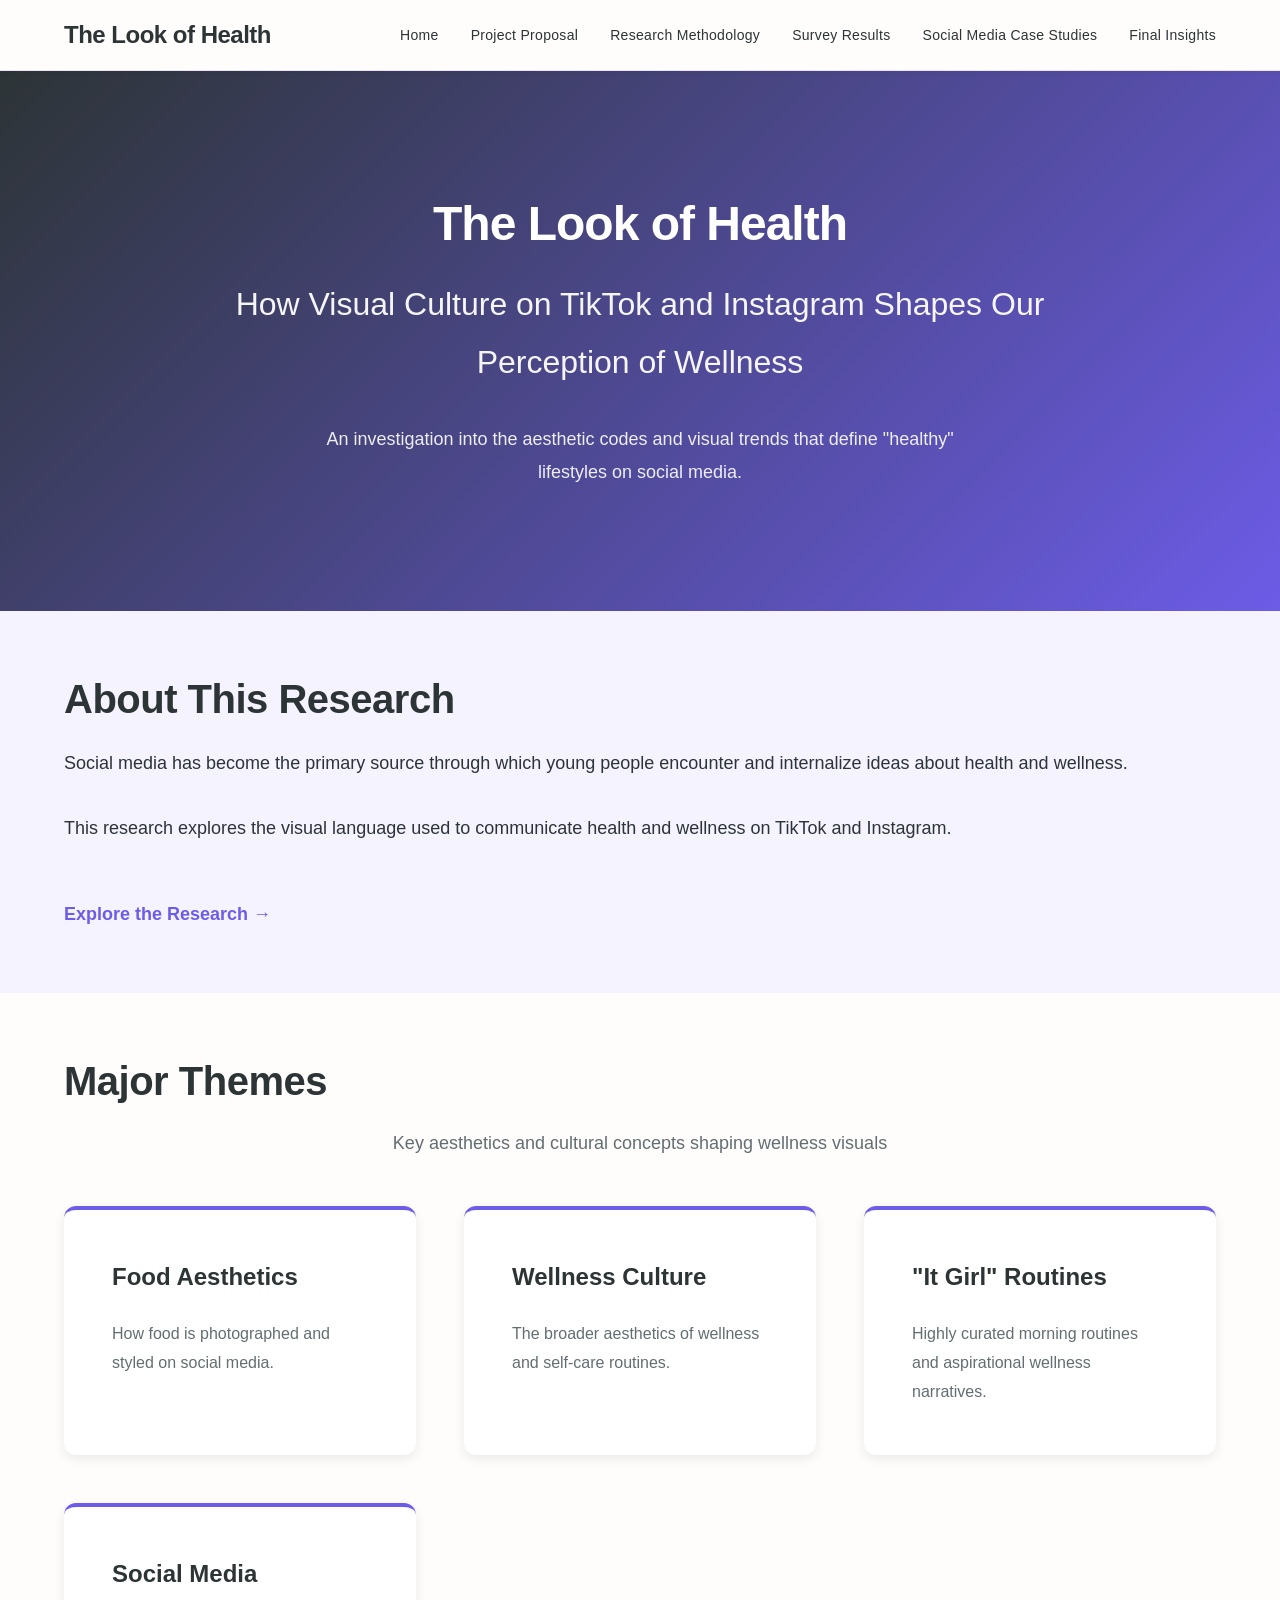
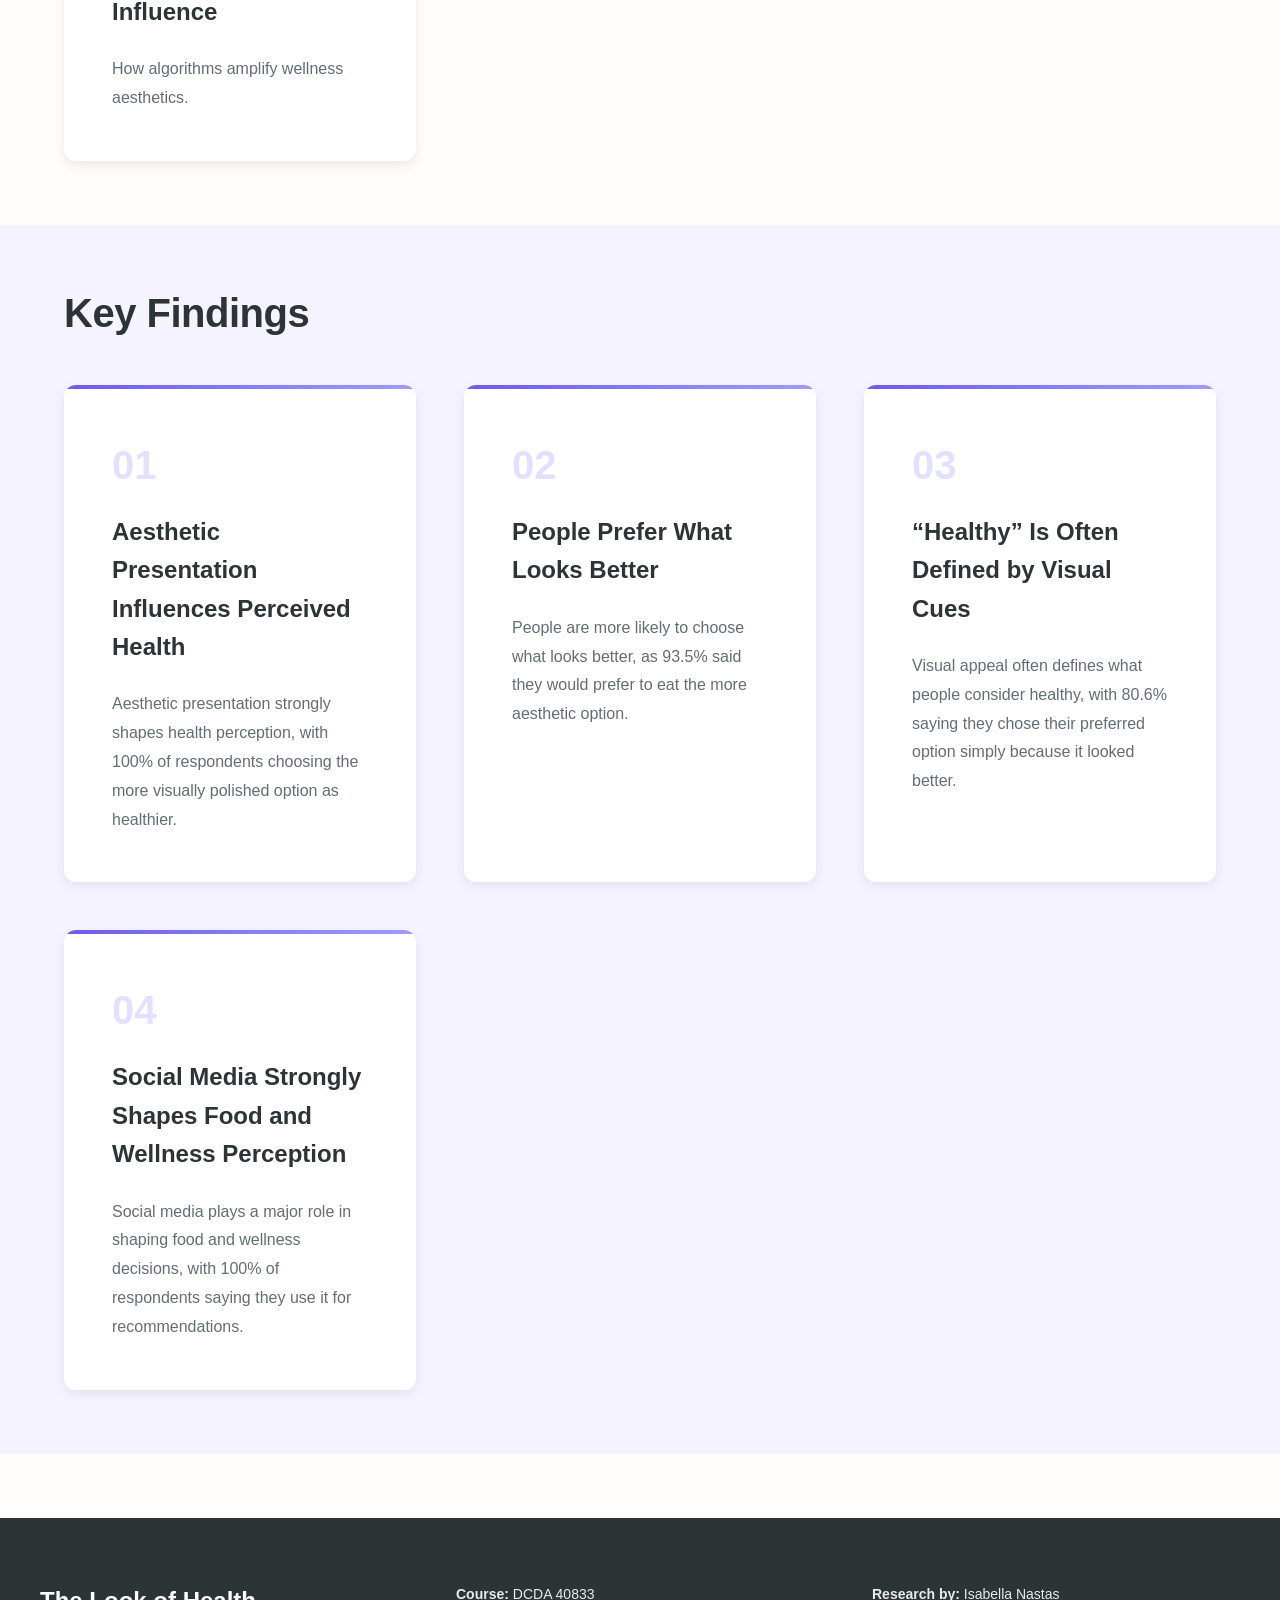
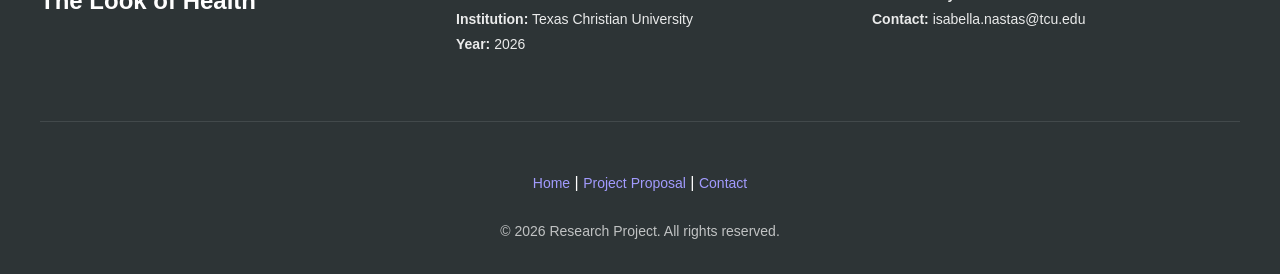
<file: index.html>
<!DOCTYPE html>
<html lang="en">
<head>
    <meta charset="UTF-8">
    <meta name="viewport" content="width=device-width, initial-scale=1.0">
    <title>The Look of Health</title>
    <link rel="stylesheet" href="styles.css">
</head>
<body>
    <nav class="navbar">
        <div class="nav-container">
            <div class="nav-brand">
                <a href="index.html">The Look of Health</a>
            </div>
            <button class="nav-toggle" id="navToggle" aria-label="Toggle navigation">
                <span></span>
                <span></span>
                <span></span>
            </button>
            <ul class="nav-menu" id="navMenu">
                <li><a href="index.html" class="nav-link">Home</a></li>
                <li><a href="proposal.html" class="nav-link">Project Proposal</a></li>
                <li><a href="bibliography.html" class="nav-link">Research Methodology</a></li>
                <li><a href="survey.html" class="nav-link">Survey Results</a></li>
                <li><a href="case-studies.html" class="nav-link">Social Media Case Studies</a></li>
                <li><a href="insights.html" class="nav-link">Final Insights</a></li>
            </ul>
        </div>
    </nav>

    <section id="home" class="hero">
        <div class="hero-content">
            <h1 class="hero-title">The Look of Health</h1>
            <p class="hero-subtitle">How Visual Culture on TikTok and Instagram Shapes Our Perception of Wellness</p>
            <p class="hero-description">
                An investigation into the aesthetic codes and visual trends that define "healthy" lifestyles on social media.
            </p>
        </div>
    </section>

    <section id="project-intro" class="intro-section">
        <div class="container">
            <h2 class="section-title">About This Research</h2>
            <p class="intro-paragraph">
                Social media has become the primary source through which young people encounter and internalize ideas about health and wellness.
            </p>
            <p class="intro-paragraph">
                This research explores the visual language used to communicate health and wellness on TikTok and Instagram.
            </p>
            <a href="survey.html" class="cta-link">Explore the Research →</a>
        </div>
    </section>

    <section id="themes" class="themes-section">
        <div class="container">
            <h2 class="section-title">Major Themes</h2>
            <p class="section-subtitle">Key aesthetics and cultural concepts shaping wellness visuals</p>
            <div class="themes-grid">
                <div class="theme-card">
                    <h3>Food Aesthetics</h3>
                    <p>How food is photographed and styled on social media.</p>
                </div>
                <div class="theme-card">
                    <h3>Wellness Culture</h3>
                    <p>The broader aesthetics of wellness and self-care routines.</p>
                </div>
                <div class="theme-card">
                    <h3>"It Girl" Routines</h3>
                    <p>Highly curated morning routines and aspirational wellness narratives.</p>
                </div>
                <div class="theme-card">
                    <h3>Social Media Influence</h3>
                    <p>How algorithms amplify wellness aesthetics.</p>
                </div>
            </div>
        </div>
    </section>

    <section id="findings" class="findings-section">
        <div class="container">
            <h2 class="section-title">Key Findings</h2>
            <div class="findings-grid">
                <div class="finding-card">
                    <div class="finding-number">01</div>
                    <h3>Aesthetic Presentation Influences Perceived Health</h3>
                    <p>Aesthetic presentation strongly shapes health perception, with 100% of respondents choosing the more visually polished option as healthier.</p>
                </div>
                <div class="finding-card">
                    <div class="finding-number">02</div>
                    <h3>People Prefer What Looks Better</h3>
                    <p>People are more likely to choose what looks better, as 93.5% said they would prefer to eat the more aesthetic option.</p>
                </div>
                <div class="finding-card">
                    <div class="finding-number">03</div>
                    <h3>“Healthy” Is Often Defined by Visual Cues</h3>
                    <p>Visual appeal often defines what people consider healthy, with 80.6% saying they chose their preferred option simply because it looked better.</p>
                </div>
                <div class="finding-card">
                    <div class="finding-number">04</div>
                    <h3>Social Media Strongly Shapes Food and Wellness Perception</h3>
                    <p>Social media plays a major role in shaping food and wellness decisions, with 100% of respondents saying they use it for recommendations.</p>
                </div>
            </div>
        </div>
    </section>

    <footer class="footer">
        <div class="footer-container">
                        <div class="footer-content">
                <h3>The Look of Health</h3>
                <p>
                    <strong>Course:</strong> DCDA 40833<br>
                    <strong>Institution:</strong> Texas Christian University<br>
                    <strong>Year:</strong> 2026
                </p>
                <p>
                    <strong>Research by:</strong> Isabella Nastas<br>
                    <strong>Contact:</strong> isabella.nastas@tcu.edu
                </p>
            </div>
            <div class="footer-links">
                <a href="index.html">Home</a> | 
                <a href="proposal.html">Project Proposal</a> | 
                <a href="mailto:email@example.com">Contact</a>
            </div>
            <p class="footer-credit">© 2026 Research Project. All rights reserved.</p>
        </div>
    </footer>

    <script>
        const navToggle = document.getElementById('navToggle');
        const navMenu = document.getElementById('navMenu');
        navToggle.addEventListener('click', function() {
            navMenu.classList.toggle('active');
            navToggle.classList.toggle('active');
        });
        const navLinks = navMenu.querySelectorAll('a');
        navLinks.forEach(link => {
            link.addEventListener('click', function() {
                navMenu.classList.remove('active');
                navToggle.classList.remove('active');
            });
        });
    </script>
</body>
</html>
</file>
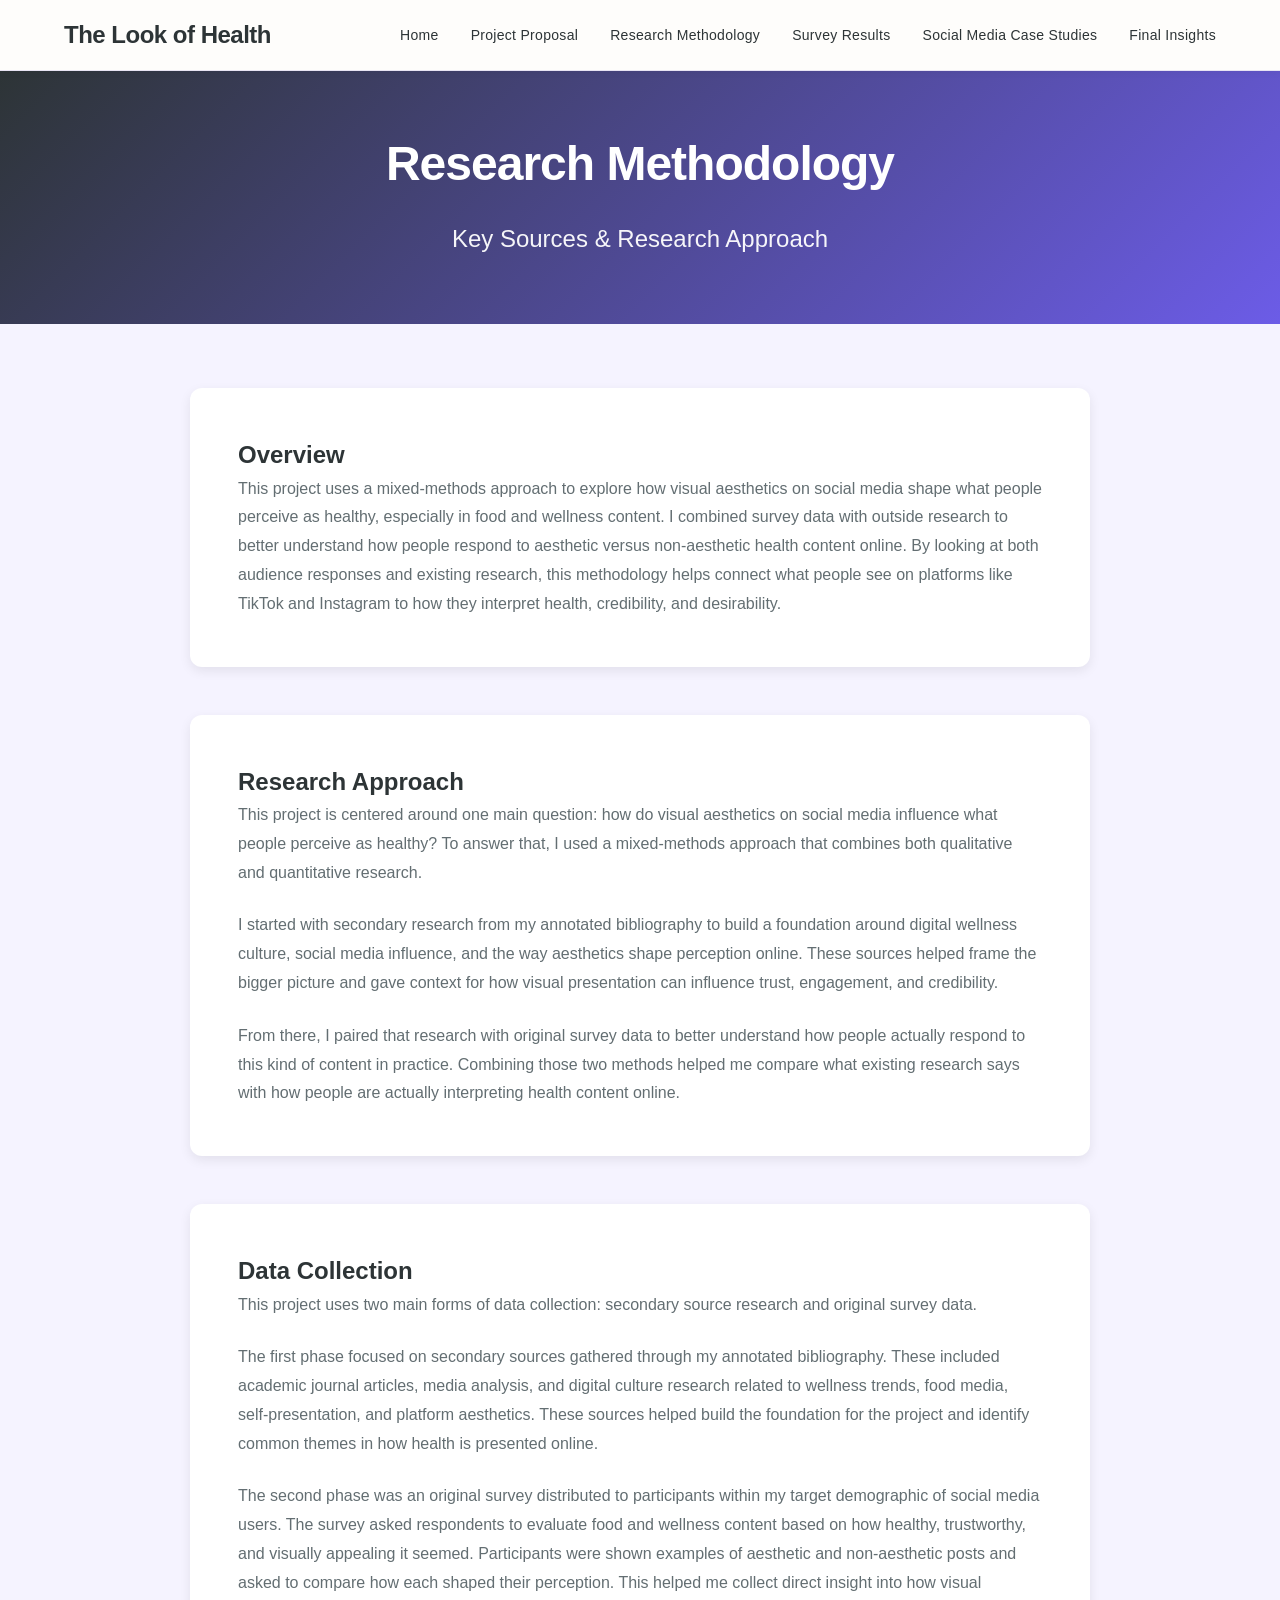
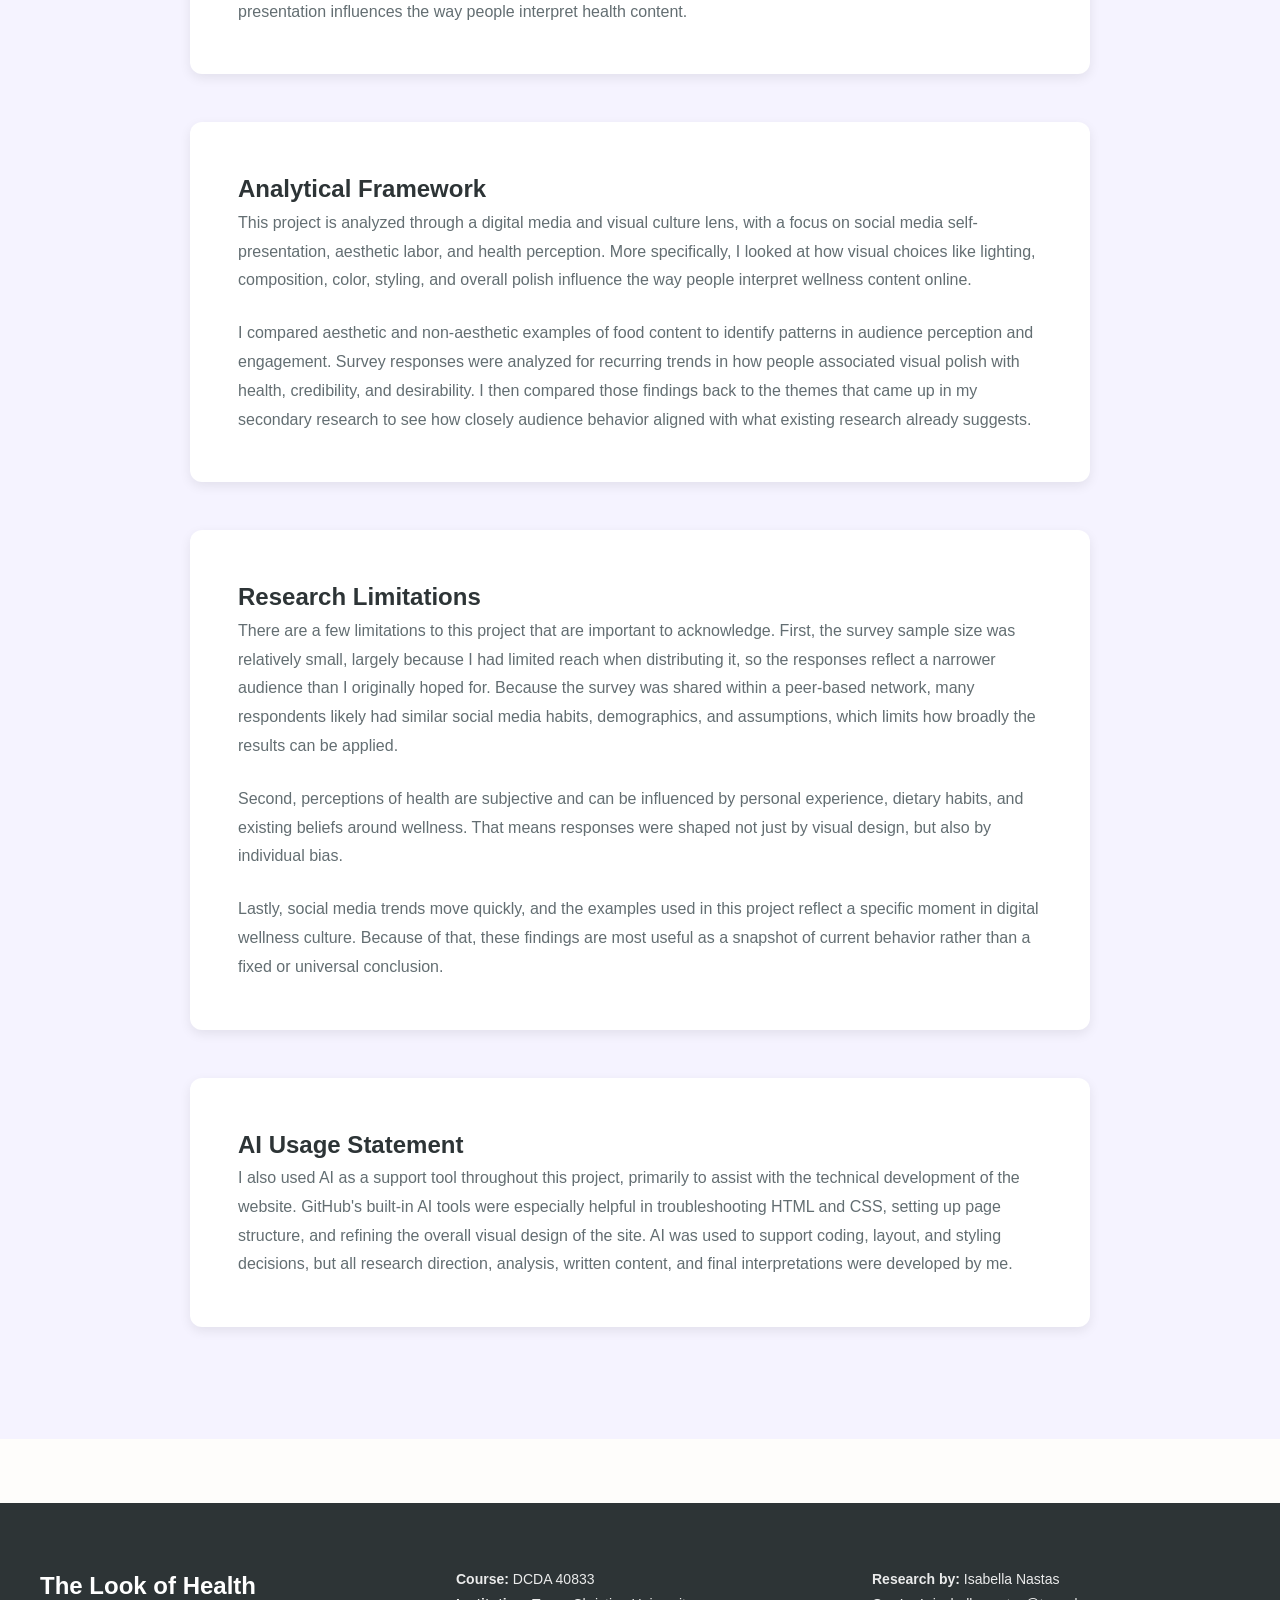
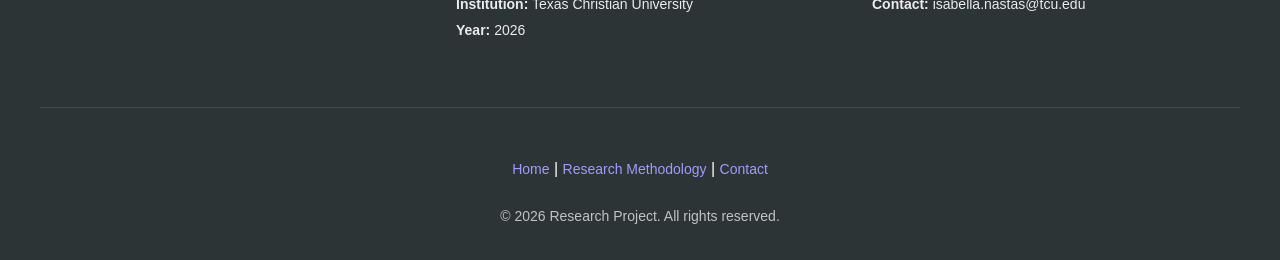
<file: bibliography.html>
<!DOCTYPE html>
<html lang="en">
<head>
    <meta charset="UTF-8">
    <meta name="viewport" content="width=device-width, initial-scale=1.0">
    <title>Research Methodology - The Look of Health</title>
    <link rel="stylesheet" href="styles.css">
</head>
<body>
    <!-- ==================== NAVIGATION BAR ==================== -->
    <nav class="navbar">
        <div class="nav-container">
            <div class="nav-brand">
                <a href="index.html">The Look of Health</a>
            </div>

            <!-- Hamburger Menu for Mobile -->
            <button class="nav-toggle" id="navToggle" aria-label="Toggle navigation">
                <span></span>
                <span></span>
                <span></span>
            </button>

            <!-- Navigation Menu -->
            <ul class="nav-menu" id="navMenu">
                <li><a href="index.html" class="nav-link">Home</a></li>
                <li><a href="proposal.html" class="nav-link">Project Proposal</a></li>
                <li><a href="bibliography.html" class="nav-link">Research Methodology</a></li>
                <li><a href="survey.html" class="nav-link">Survey Results</a></li>
                <li><a href="case-studies.html" class="nav-link">Social Media Case Studies</a></li>
                <li><a href="insights.html" class="nav-link">Final Insights</a></li>
            </ul>
        </div>
    </nav>

    <!-- ==================== PAGE HEADER ==================== -->
    <section class="page-header">
        <div class="container">
            <h1>Research Methodology</h1>
            <p class="page-subtitle">Key Sources & Research Approach</p>
        </div>
    </section>

    <!-- ==================== MAIN CONTENT ==================== -->
    <section class="content-section bibliography-section">
        <div class="container">
            
            <!-- INTRODUCTION -->
            <div class="content-card">
                <h2>Overview</h2>
                <p>
                    This project uses a mixed-methods approach to explore how visual aesthetics on social media shape what people perceive as healthy, especially in food and wellness content. I combined survey data with outside research to better understand how people respond to aesthetic versus non-aesthetic health content online. By looking at both audience responses and existing research, this methodology helps connect what people see on platforms like TikTok and Instagram to how they interpret health, credibility, and desirability.
                </p>
            </div>

            <!-- RESEARCH METHODOLOGY -->
            <div class="content-card">
                <h2>Research Approach</h2>
                <p>
                    This project is centered around one main question: how do visual aesthetics on social media influence what people perceive as healthy? To answer that, I used a mixed-methods approach that combines both qualitative and quantitative research.
                </p>
                <p>
                    I started with secondary research from my annotated bibliography to build a foundation around digital wellness culture, social media influence, and the way aesthetics shape perception online. These sources helped frame the bigger picture and gave context for how visual presentation can influence trust, engagement, and credibility.
                </p>
                <p>
                    From there, I paired that research with original survey data to better understand how people actually respond to this kind of content in practice. Combining those two methods helped me compare what existing research says with how people are actually interpreting health content online.
                </p>
            </div>

            <!-- DATA COLLECTION -->
            <div class="content-card">
                <h2>Data Collection</h2>
                <p>
                    This project uses two main forms of data collection: secondary source research and original survey data.
                </p>
                <p>
                    The first phase focused on secondary sources gathered through my annotated bibliography. These included academic journal articles, media analysis, and digital culture research related to wellness trends, food media, self-presentation, and platform aesthetics. These sources helped build the foundation for the project and identify common themes in how health is presented online.
                </p>
                <p>
                    The second phase was an original survey distributed to participants within my target demographic of social media users. The survey asked respondents to evaluate food and wellness content based on how healthy, trustworthy, and visually appealing it seemed. Participants were shown examples of aesthetic and non-aesthetic posts and asked to compare how each shaped their perception. This helped me collect direct insight into how visual presentation influences the way people interpret health content.
                </p>
            </div>

            <!-- ANALYTICAL FRAMEWORK -->
            <div class="content-card">
                <h2>Analytical Framework</h2>
                <p>
                    This project is analyzed through a digital media and visual culture lens, with a focus on social media self-presentation, aesthetic labor, and health perception. More specifically, I looked at how visual choices like lighting, composition, color, styling, and overall polish influence the way people interpret wellness content online.
                </p>
                <p>
                    I compared aesthetic and non-aesthetic examples of food content to identify patterns in audience perception and engagement. Survey responses were analyzed for recurring trends in how people associated visual polish with health, credibility, and desirability. I then compared those findings back to the themes that came up in my secondary research to see how closely audience behavior aligned with what existing research already suggests.
                </p>
            </div>

            <!-- LIMITATIONS -->
            <div class="content-card">
                <h2>Research Limitations</h2>
                <p>
                    There are a few limitations to this project that are important to acknowledge. First, the survey sample size was relatively small, largely because I had limited reach when distributing it, so the responses reflect a narrower audience than I originally hoped for. Because the survey was shared within a peer-based network, many respondents likely had similar social media habits, demographics, and assumptions, which limits how broadly the results can be applied.
                </p>
                <p>
                    Second, perceptions of health are subjective and can be influenced by personal experience, dietary habits, and existing beliefs around wellness. That means responses were shaped not just by visual design, but also by individual bias.
                </p>
                <p>
                    Lastly, social media trends move quickly, and the examples used in this project reflect a specific moment in digital wellness culture. Because of that, these findings are most useful as a snapshot of current behavior rather than a fixed or universal conclusion.
                </p>
            </div>

            <!-- AI USE -->
            <div class="content-card">
                <h2>AI Usage Statement</h2>
                <p>
                    I also used AI as a support tool throughout this project, primarily to assist with the technical development of the website. GitHub's built-in AI tools were especially helpful in troubleshooting HTML and CSS, setting up page structure, and refining the overall visual design of the site. AI was used to support coding, layout, and styling decisions, but all research direction, analysis, written content, and final interpretations were developed by me.
                </p>
            </div>

        </div>
    </section>

    <!-- ==================== FOOTER ==================== -->
    <footer class="footer">
        <div class="footer-container">
            <div class="footer-content">
                <h3>The Look of Health</h3>
                <p>
                    <strong>Course:</strong> DCDA 40833<br>
                    <strong>Institution:</strong> Texas Christian University<br>
                    <strong>Year:</strong> 2026
                </p>
                <p>
                    <strong>Research by:</strong> Isabella Nastas<br>
                    <strong>Contact:</strong> isabella.nastas@tcu.edu
                </p>
            </div>
            <div class="footer-links">
                <a href="index.html">Home</a> | 
                <a href="bibliography.html">Research Methodology</a> | 
                <a href="mailto:[your.email@university.edu]">Contact</a>
            </div>
            <p class="footer-credit">
                © 2026 Research Project. All rights reserved.
            </p>
        </div>
    </footer>

    <!-- ==================== MOBILE MENU SCRIPT ==================== -->
    <script>
        const navToggle = document.getElementById('navToggle');
        const navMenu = document.getElementById('navMenu');

        // Toggle menu visibility when hamburger is clicked
        navToggle.addEventListener('click', function() {
            navMenu.classList.toggle('active');
            navToggle.classList.toggle('active');
        });

        // Close menu when a link is clicked
        const navLinks = navMenu.querySelectorAll('a');
        navLinks.forEach(link => {
            link.addEventListener('click', function() {
                navMenu.classList.remove('active');
                navToggle.classList.remove('active');
            });
        });

        // Close menu when clicking outside
        document.addEventListener('click', function(event) {
            if (!event.target.closest('nav')) {
                navMenu.classList.remove('active');
                navToggle.classList.remove('active');
            }
        });
    </script>
</body>
</html>
</file>
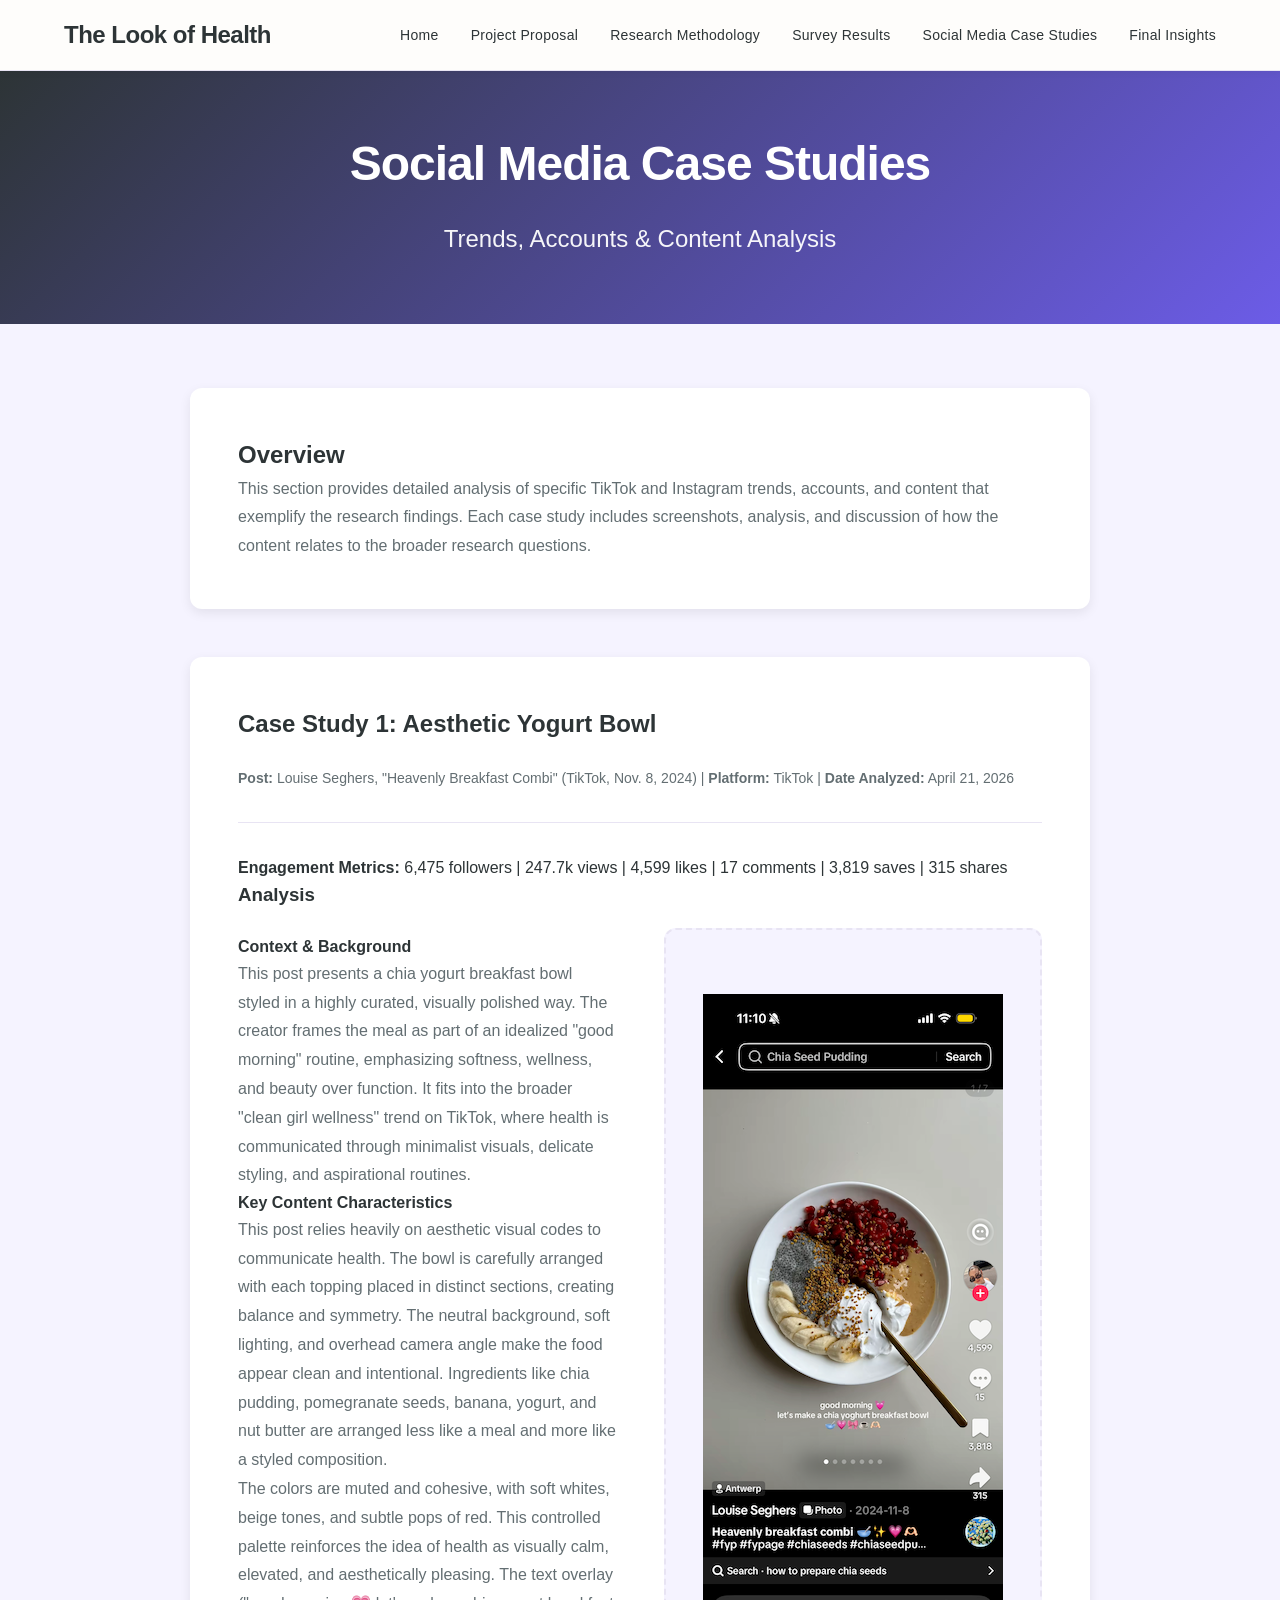
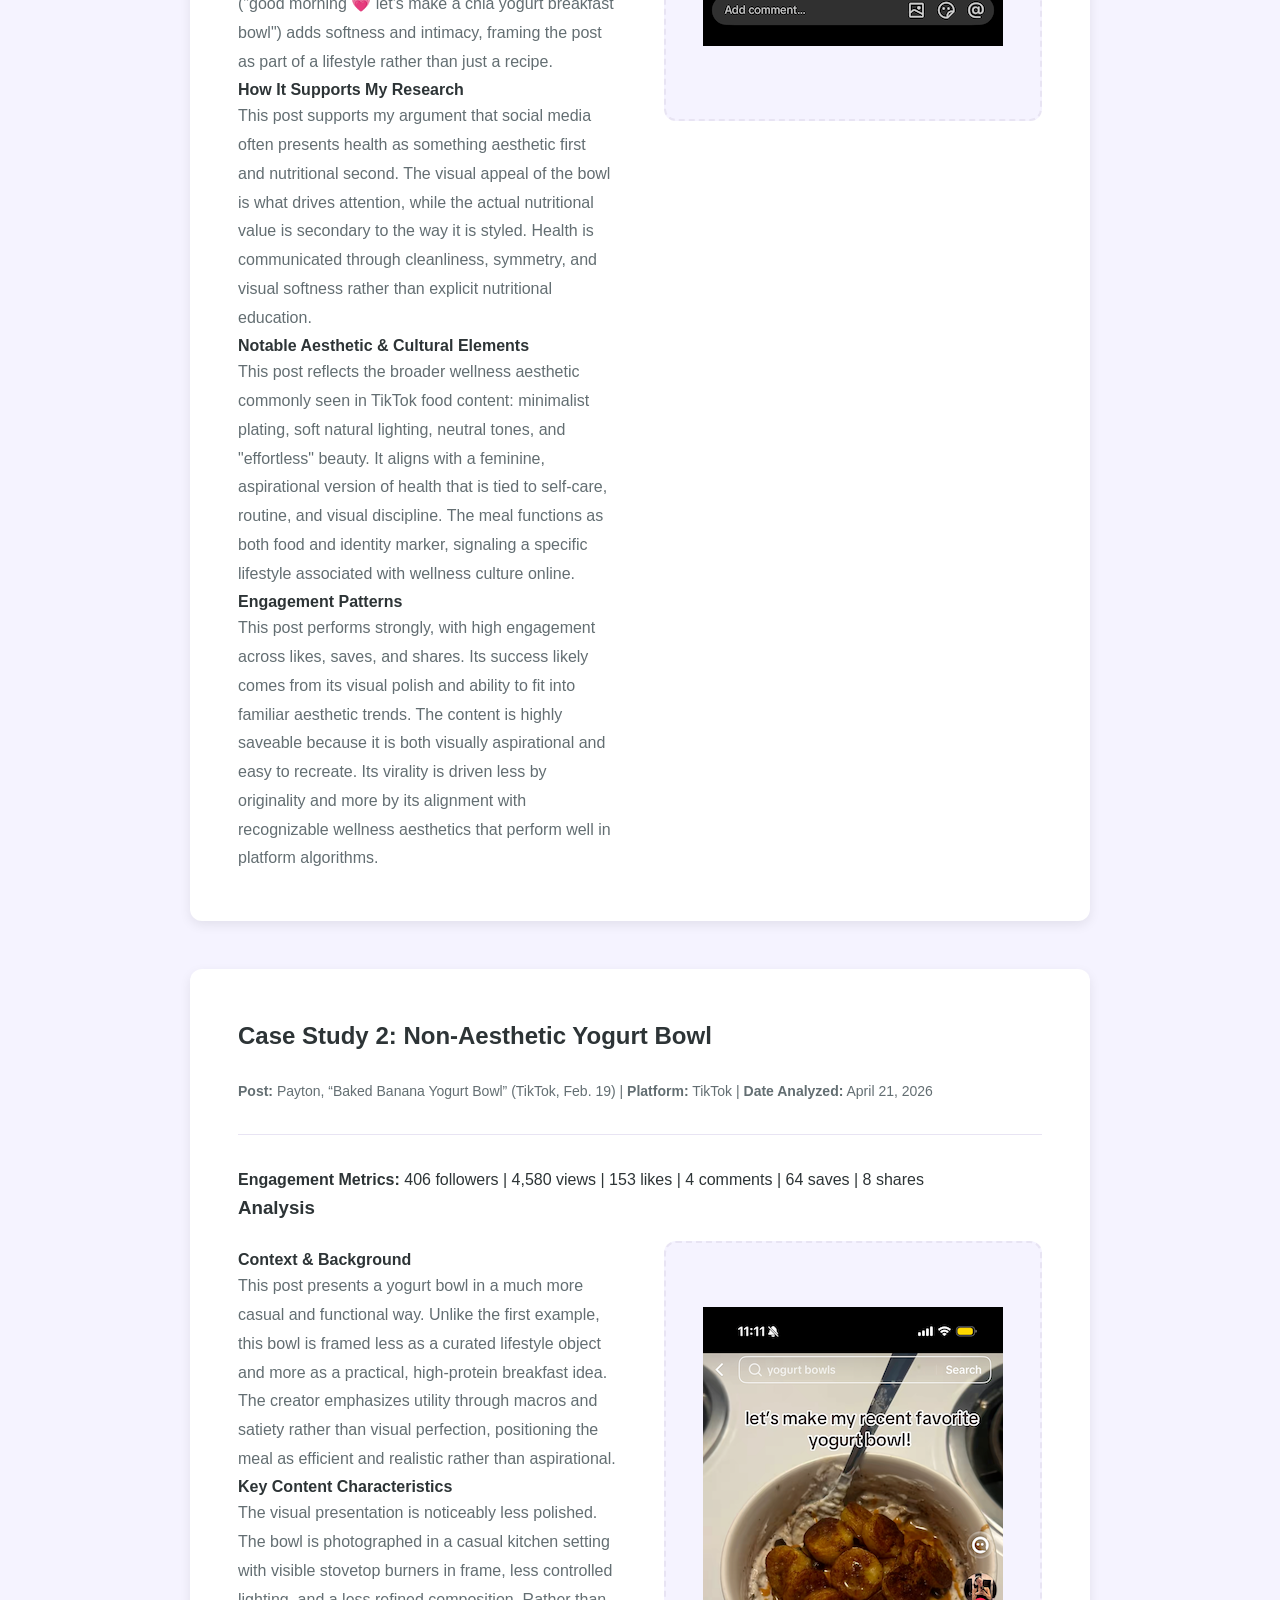
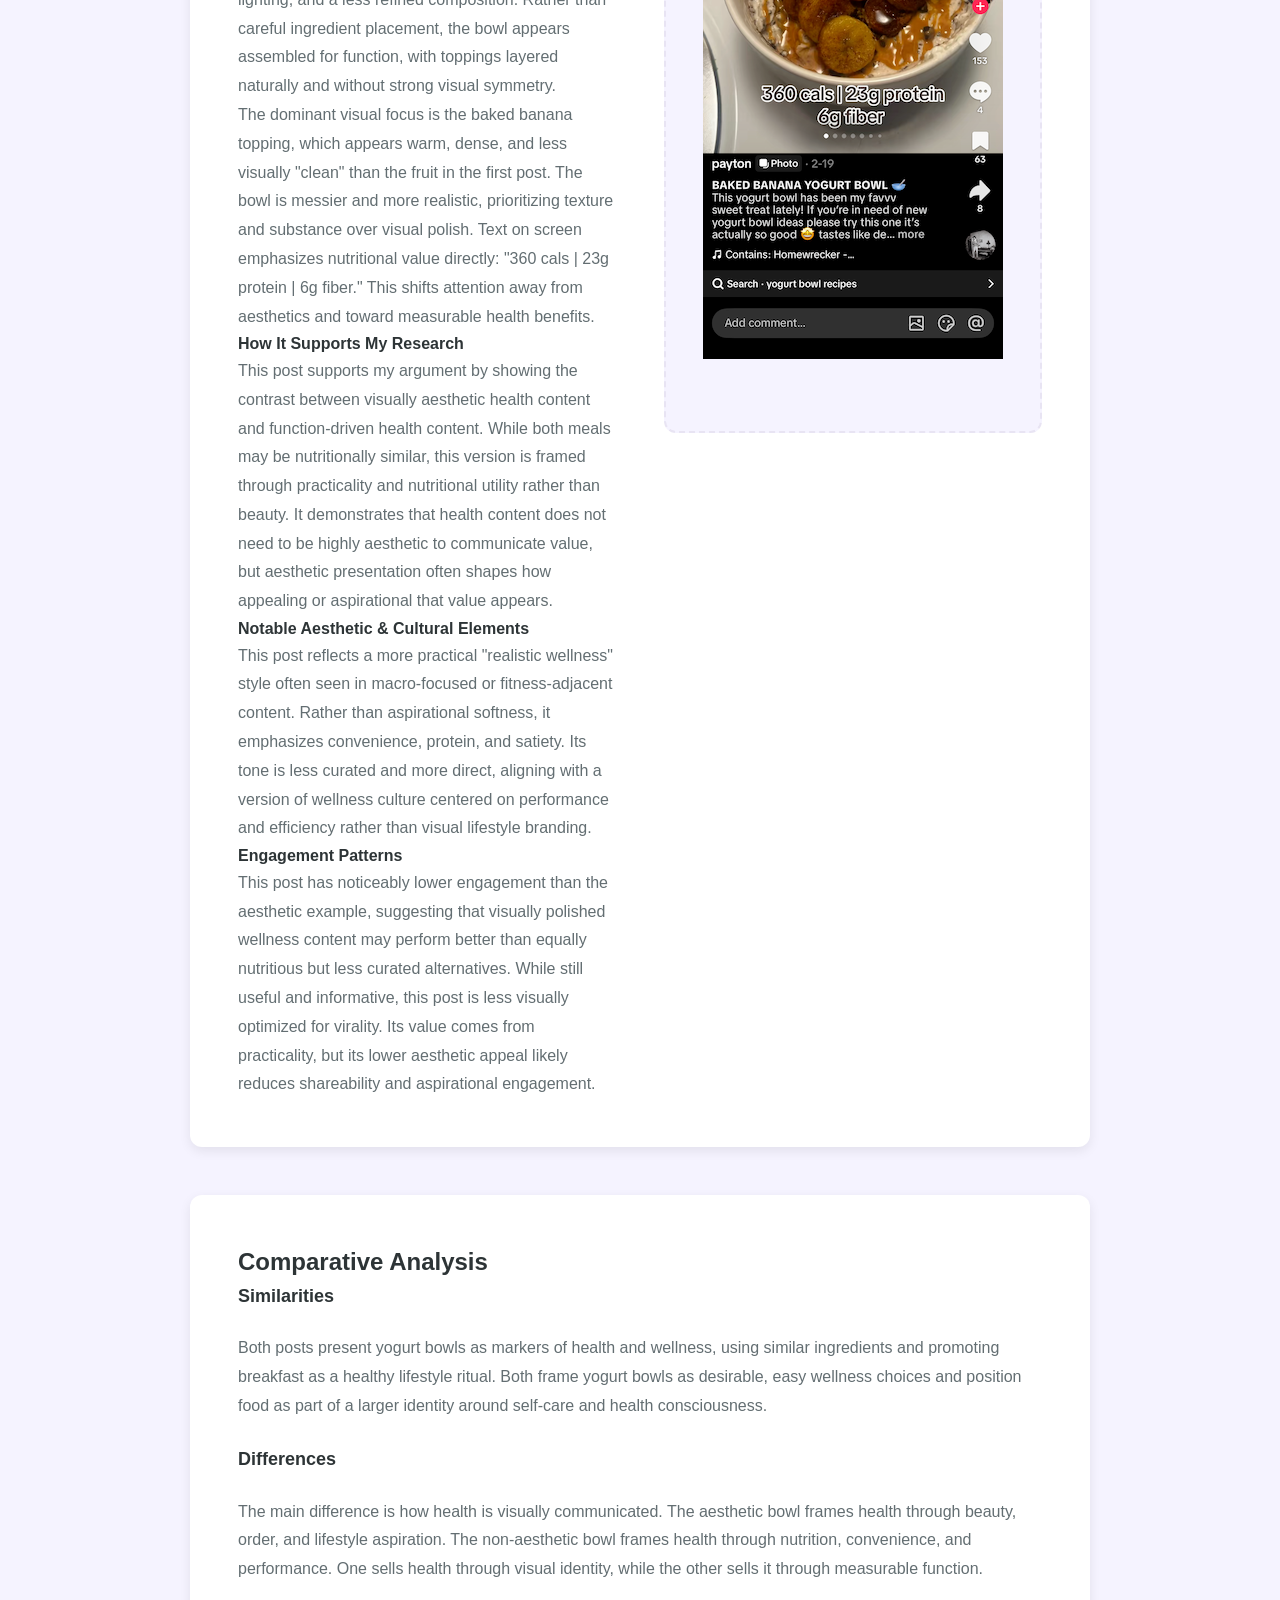
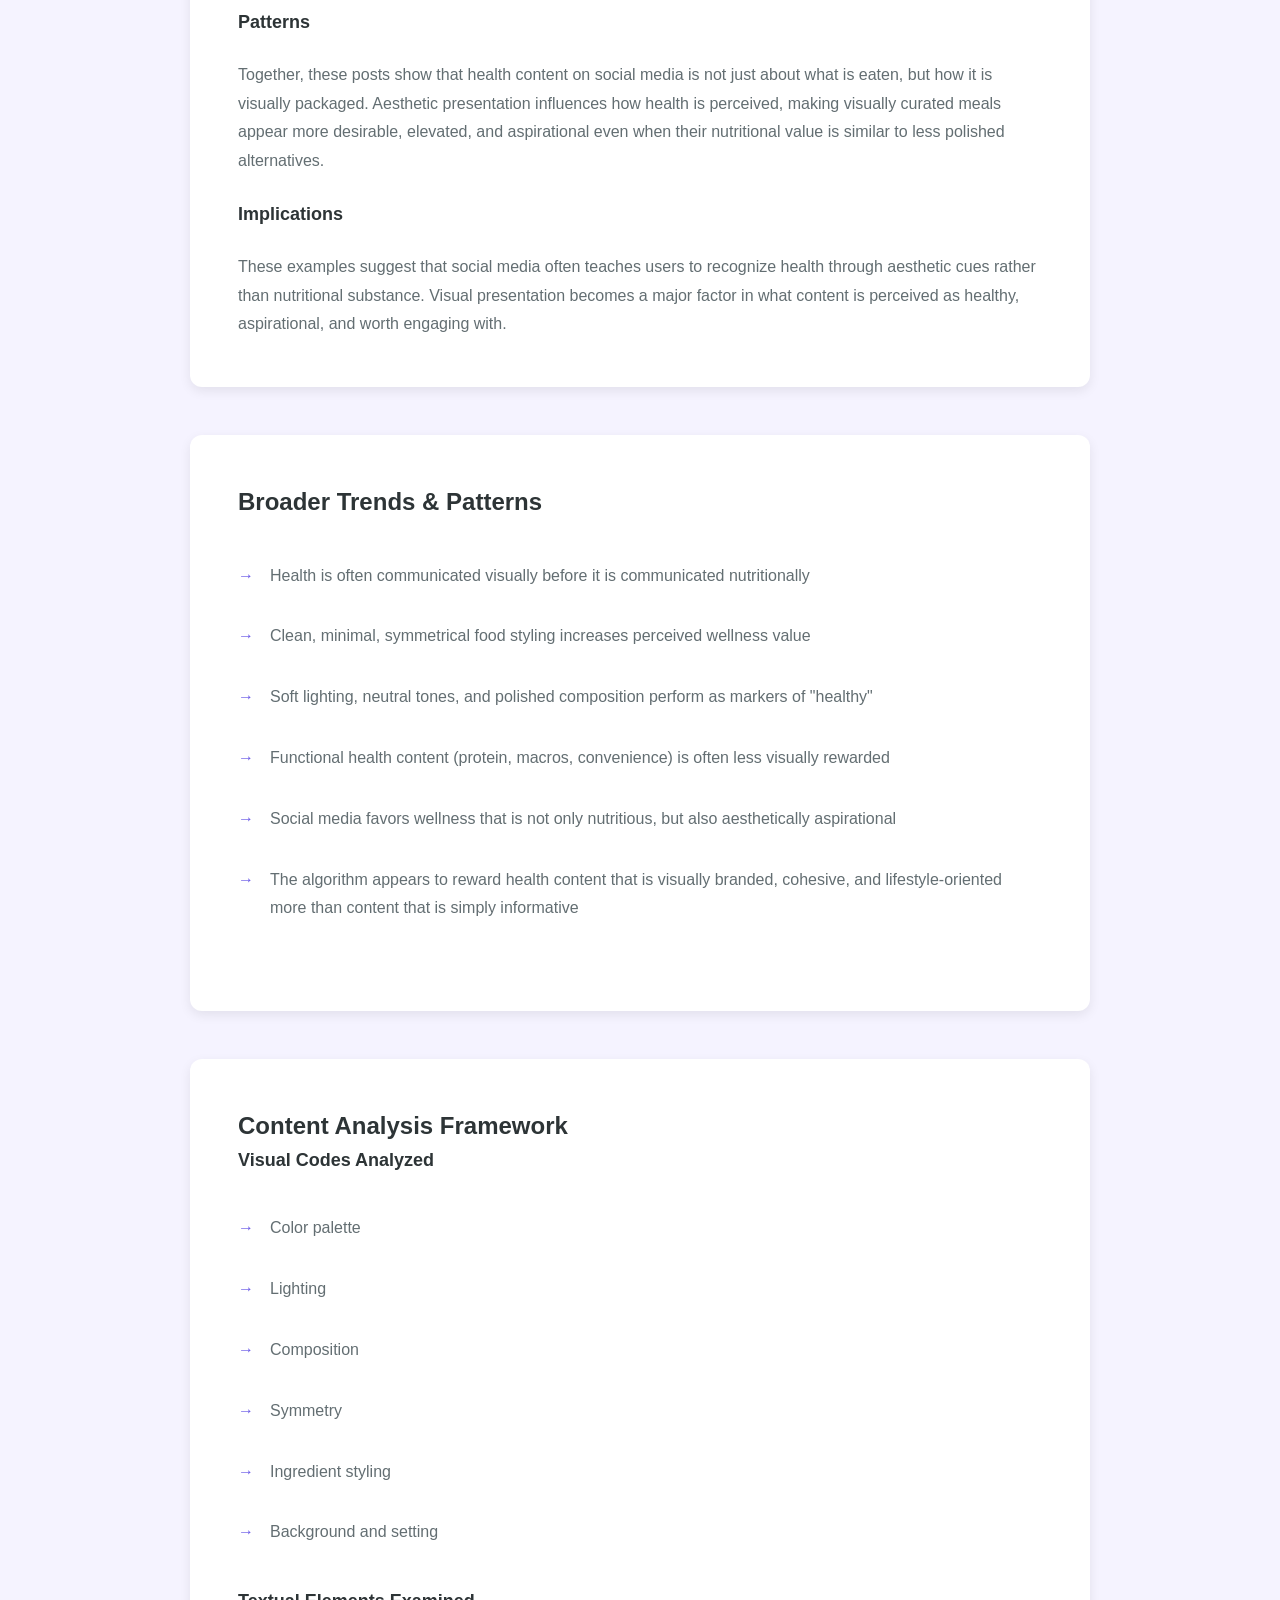
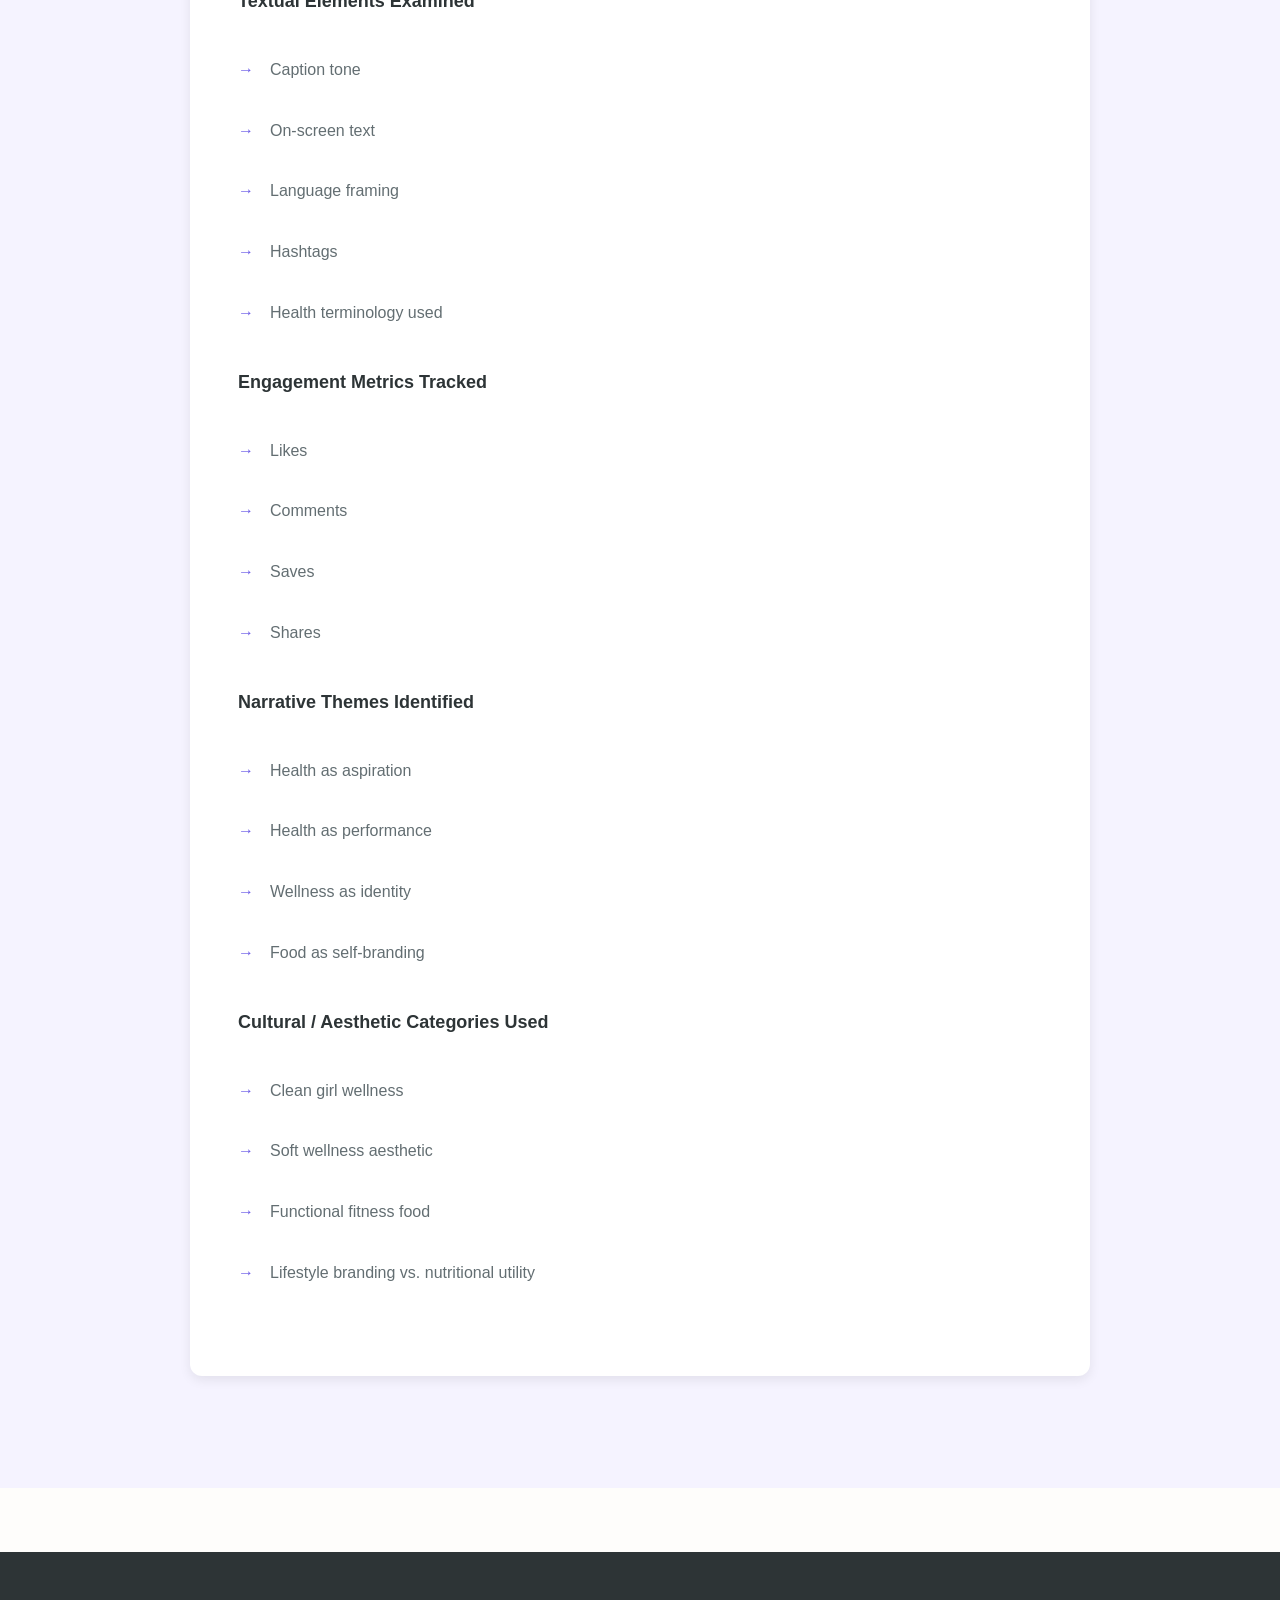
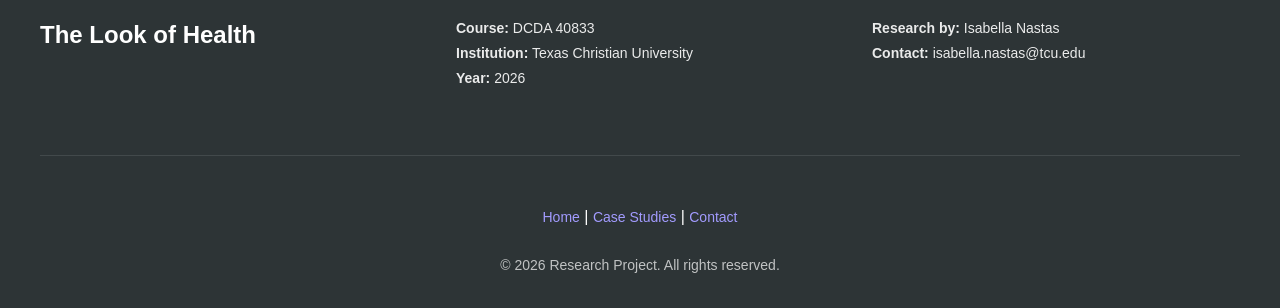
<file: case-studies.html>
<!DOCTYPE html>
<html lang="en">
<head>
    <meta charset="UTF-8">
    <meta name="viewport" content="width=device-width, initial-scale=1.0">
    <title>Social Media Case Studies - The Look of Health</title>
    <link rel="stylesheet" href="styles.css">
</head>
<body>
    <!-- ==================== NAVIGATION BAR ==================== -->
    <nav class="navbar">
        <div class="nav-container">
            <div class="nav-brand">
                <a href="index.html">The Look of Health</a>
            </div>

            <!-- Hamburger Menu for Mobile -->
            <button class="nav-toggle" id="navToggle" aria-label="Toggle navigation">
                <span></span>
                <span></span>
                <span></span>
            </button>

            <!-- Navigation Menu -->
            <ul class="nav-menu" id="navMenu">
                <li><a href="index.html" class="nav-link">Home</a></li>
                <li><a href="proposal.html" class="nav-link">Project Proposal</a></li>
                <li><a href="bibliography.html" class="nav-link">Research Methodology</a></li>
                <li><a href="survey.html" class="nav-link">Survey Results</a></li>
                <li><a href="case-studies.html" class="nav-link">Social Media Case Studies</a></li>
                <li><a href="insights.html" class="nav-link">Final Insights</a></li>
            </ul>
        </div>
    </nav>

    <!-- ==================== PAGE HEADER ==================== -->
    <section class="page-header">
        <div class="container">
            <h1>Social Media Case Studies</h1>
            <p class="page-subtitle">Trends, Accounts & Content Analysis</p>
        </div>
    </section>

    <!-- ==================== MAIN CONTENT ==================== -->
    <section class="content-section case-studies-section">
        <div class="container">
            
            <!-- INTRODUCTION -->
            <div class="content-card">
                <h2>Overview</h2>
                <!-- ADD AN INTRODUCTION TO YOUR CASE STUDIES -->
                <p>
                    This section provides detailed analysis of specific TikTok and Instagram 
                    trends, accounts, and content that exemplify the research findings. 
                    Each case study includes screenshots, analysis, and discussion of how 
                    the content relates to the broader research questions.
                </p>
            </div>

            <!-- CASE STUDY 1 -->
            <div class="case-study-card">
                <h2>Case Study 1: Aesthetic Yogurt Bowl</h2>
                <p class="case-study-meta">
                    <strong>Post:</strong> Louise Seghers, "Heavenly Breakfast Combi" (TikTok, Nov. 8, 2024) |
                    <strong>Platform:</strong> TikTok | 
                    <strong>Date Analyzed:</strong> April 21, 2026
                </p>

                <p class="case-study-metrics"><strong>Engagement Metrics:</strong> 6,475 followers | 247.7k views | 4,599 likes | 17 comments | 3,819 saves | 315 shares</p>

                <div class="case-study-content">
                    <div class="case-study-text">
                        <!-- DESCRIPTION: Add detailed analysis -->
                        <h3>Analysis</h3>

                        <h4>Context & Background</h4>
                        <p>
                            This post presents a chia yogurt breakfast bowl styled in a highly curated, visually polished way. The creator frames the meal as part of an idealized "good morning" routine, emphasizing softness, wellness, and beauty over function. It fits into the broader "clean girl wellness" trend on TikTok, where health is communicated through minimalist visuals, delicate styling, and aspirational routines.
                        </p>
                        
                        <h4>Key Content Characteristics</h4>
                        <p>
                            This post relies heavily on aesthetic visual codes to communicate health. The bowl is carefully arranged with each topping placed in distinct sections, creating balance and symmetry. The neutral background, soft lighting, and overhead camera angle make the food appear clean and intentional. Ingredients like chia pudding, pomegranate seeds, banana, yogurt, and nut butter are arranged less like a meal and more like a styled composition.
                        </p>
                        <p>
                            The colors are muted and cohesive, with soft whites, beige tones, and subtle pops of red. This controlled palette reinforces the idea of health as visually calm, elevated, and aesthetically pleasing. The text overlay ("good morning 💗 let's make a chia yogurt breakfast bowl") adds softness and intimacy, framing the post as part of a lifestyle rather than just a recipe.
                        </p>
                        
                        <h4>How It Supports My Research</h4>
                        <p>
                            This post supports my argument that social media often presents health as something aesthetic first and nutritional second. The visual appeal of the bowl is what drives attention, while the actual nutritional value is secondary to the way it is styled. Health is communicated through cleanliness, symmetry, and visual softness rather than explicit nutritional education.
                        </p>
                        
                        <h4>Notable Aesthetic & Cultural Elements</h4>
                        <p>
                            This post reflects the broader wellness aesthetic commonly seen in TikTok food content: minimalist plating, soft natural lighting, neutral tones, and "effortless" beauty. It aligns with a feminine, aspirational version of health that is tied to self-care, routine, and visual discipline. The meal functions as both food and identity marker, signaling a specific lifestyle associated with wellness culture online.
                        </p>
                        
                        <h4>Engagement Patterns</h4>
                        <p>
                            This post performs strongly, with high engagement across likes, saves, and shares. Its success likely comes from its visual polish and ability to fit into familiar aesthetic trends. The content is highly saveable because it is both visually aspirational and easy to recreate. Its virality is driven less by originality and more by its alignment with recognizable wellness aesthetics that perform well in platform algorithms.
                        </p>
                    </div>
                    <div class="case-study-media">
                        <p><img src="images/post1.PNG" alt="Post 1"></p>
                    </div>
                </div>
            </div>

            <!-- CASE STUDY 2 -->
            <div class="case-study-card">
                <h2>Case Study 2: Non-Aesthetic Yogurt Bowl</h2>
                <p class="case-study-meta">
                    <strong>Post:</strong> Payton, “Baked Banana Yogurt Bowl” (TikTok, Feb. 19) |
                    <strong>Platform:</strong> TikTok | 
                    <strong>Date Analyzed:</strong> April 21, 2026 
                </p>

                <p class="case-study-metrics"><strong>Engagement Metrics:</strong> 406 followers | 4,580 views | 153 likes | 4 comments | 64 saves | 8 shares</p>

                <div class="case-study-content">
                    <div class="case-study-text">
                        <h3>Analysis</h3>

                        <h4>Context & Background</h4>
                        <p>
                            This post presents a yogurt bowl in a much more casual and functional way. Unlike the first example, this bowl is framed less as a curated lifestyle object and more as a practical, high-protein breakfast idea. The creator emphasizes utility through macros and satiety rather than visual perfection, positioning the meal as efficient and realistic rather than aspirational.
                        </p>
                        
                        <h4>Key Content Characteristics</h4>
                        <p>
                            The visual presentation is noticeably less polished. The bowl is photographed in a casual kitchen setting with visible stovetop burners in frame, less controlled lighting, and a less refined composition. Rather than careful ingredient placement, the bowl appears assembled for function, with toppings layered naturally and without strong visual symmetry.
                        </p>
                        <p>
                            The dominant visual focus is the baked banana topping, which appears warm, dense, and less visually "clean" than the fruit in the first post. The bowl is messier and more realistic, prioritizing texture and substance over visual polish. Text on screen emphasizes nutritional value directly: "360 cals | 23g protein | 6g fiber." This shifts attention away from aesthetics and toward measurable health benefits.
                        </p>
                        
                        <h4>How It Supports My Research</h4>
                        <p>
                            This post supports my argument by showing the contrast between visually aesthetic health content and function-driven health content. While both meals may be nutritionally similar, this version is framed through practicality and nutritional utility rather than beauty. It demonstrates that health content does not need to be highly aesthetic to communicate value, but aesthetic presentation often shapes how appealing or aspirational that value appears.
                        </p>
                        
                        <h4>Notable Aesthetic & Cultural Elements</h4>
                        <p>
                            This post reflects a more practical "realistic wellness" style often seen in macro-focused or fitness-adjacent content. Rather than aspirational softness, it emphasizes convenience, protein, and satiety. Its tone is less curated and more direct, aligning with a version of wellness culture centered on performance and efficiency rather than visual lifestyle branding.
                        </p>
                        
                        <h4>Engagement Patterns</h4>
                        <p>
                            This post has noticeably lower engagement than the aesthetic example, suggesting that visually polished wellness content may perform better than equally nutritious but less curated alternatives. While still useful and informative, this post is less visually optimized for virality. Its value comes from practicality, but its lower aesthetic appeal likely reduces shareability and aspirational engagement.
                        </p>
                    </div>
                    <div class="case-study-media">
                        <p><img src="images/post2.PNG" alt="Post 2"></p>
                    </div>
                </div>
            </div>

            <!-- COMPARATIVE ANALYSIS -->
            <div class="content-card">
                <h2>Comparative Analysis</h2>
                
                <h3>Similarities</h3>
                <p>
                    Both posts present yogurt bowls as markers of health and wellness, using similar ingredients and promoting breakfast as a healthy lifestyle ritual. Both frame yogurt bowls as desirable, easy wellness choices and position food as part of a larger identity around self-care and health consciousness.
                </p>
                
                <h3>Differences</h3>
                <p>
                    The main difference is how health is visually communicated. The aesthetic bowl frames health through beauty, order, and lifestyle aspiration. The non-aesthetic bowl frames health through nutrition, convenience, and performance. One sells health through visual identity, while the other sells it through measurable function.
                </p>
                
                <h3>Patterns</h3>
                <p>
                    Together, these posts show that health content on social media is not just about what is eaten, but how it is visually packaged. Aesthetic presentation influences how health is perceived, making visually curated meals appear more desirable, elevated, and aspirational even when their nutritional value is similar to less polished alternatives.
                </p>
                
                <h3>Implications</h3>
                <p>
                    These examples suggest that social media often teaches users to recognize health through aesthetic cues rather than nutritional substance. Visual presentation becomes a major factor in what content is perceived as healthy, aspirational, and worth engaging with.
                </p>
            </div>

            <!-- TRENDS & PATTERNS -->
            <div class="content-card">
                <h2>Broader Trends & Patterns</h2>
                <ul class="research-list">
                    <li>Health is often communicated visually before it is communicated nutritionally</li>
                    <li>Clean, minimal, symmetrical food styling increases perceived wellness value</li>
                    <li>Soft lighting, neutral tones, and polished composition perform as markers of "healthy"</li>
                    <li>Functional health content (protein, macros, convenience) is often less visually rewarded</li>
                    <li>Social media favors wellness that is not only nutritious, but also aesthetically aspirational</li>
                    <li>The algorithm appears to reward health content that is visually branded, cohesive, and lifestyle-oriented more than content that is simply informative</li>
                </ul>
            </div>

            <!-- CONTENT ANALYSIS FRAMEWORK -->
            <div class="content-card">
                <h2>Content Analysis Framework</h2>
                
                <h3>Visual Codes Analyzed</h3>
                <ul class="research-list">
                    <li>Color palette</li>
                    <li>Lighting</li>
                    <li>Composition</li>
                    <li>Symmetry</li>
                    <li>Ingredient styling</li>
                    <li>Background and setting</li>
                </ul>
                
                <h3>Textual Elements Examined</h3>
                <ul class="research-list">
                    <li>Caption tone</li>
                    <li>On-screen text</li>
                    <li>Language framing</li>
                    <li>Hashtags</li>
                    <li>Health terminology used</li>
                </ul>
                
                <h3>Engagement Metrics Tracked</h3>
                <ul class="research-list">
                    <li>Likes</li>
                    <li>Comments</li>
                    <li>Saves</li>
                    <li>Shares</li>
                </ul>
                
                <h3>Narrative Themes Identified</h3>
                <ul class="research-list">
                    <li>Health as aspiration</li>
                    <li>Health as performance</li>
                    <li>Wellness as identity</li>
                    <li>Food as self-branding</li>
                </ul>
                
                <h3>Cultural / Aesthetic Categories Used</h3>
                <ul class="research-list">
                    <li>Clean girl wellness</li>
                    <li>Soft wellness aesthetic</li>
                    <li>Functional fitness food</li>
                    <li>Lifestyle branding vs. nutritional utility</li>
                </ul>
            </div>

        </div>
    </section>

    <!-- ==================== FOOTER ==================== -->
    <footer class="footer">
        <div class="footer-container">
            <div class="footer-content">
                <h3>The Look of Health</h3>
                <p>
                    <strong>Course:</strong> DCDA 40833<br>
                    <strong>Institution:</strong> Texas Christian University<br>
                    <strong>Year:</strong> 2026
                </p>
                <p>
                    <strong>Research by:</strong> Isabella Nastas<br>
                    <strong>Contact:</strong> isabella.nastas@tcu.edu
                </p>
            </div>
            <div class="footer-links">
                <a href="index.html">Home</a> | 
                <a href="case-studies.html">Case Studies</a> | 
                <a href="mailto:[your.email@university.edu]">Contact</a>
            </div>
            <p class="footer-credit">
                © 2026 Research Project. All rights reserved.
            </p>
        </div>
    </footer>

    <!-- ==================== MOBILE MENU SCRIPT ==================== -->
    <script>
        const navToggle = document.getElementById('navToggle');
        const navMenu = document.getElementById('navMenu');

        // Toggle menu visibility when hamburger is clicked
        navToggle.addEventListener('click', function() {
            navMenu.classList.toggle('active');
            navToggle.classList.toggle('active');
        });

        // Close menu when a link is clicked
        const navLinks = navMenu.querySelectorAll('a');
        navLinks.forEach(link => {
            link.addEventListener('click', function() {
                navMenu.classList.remove('active');
                navToggle.classList.remove('active');
            });
        });

        // Close menu when clicking outside
        document.addEventListener('click', function(event) {
            if (!event.target.closest('nav')) {
                navMenu.classList.remove('active');
                navToggle.classList.remove('active');
            }
        });
    </script>
</body>
</html>
</file>
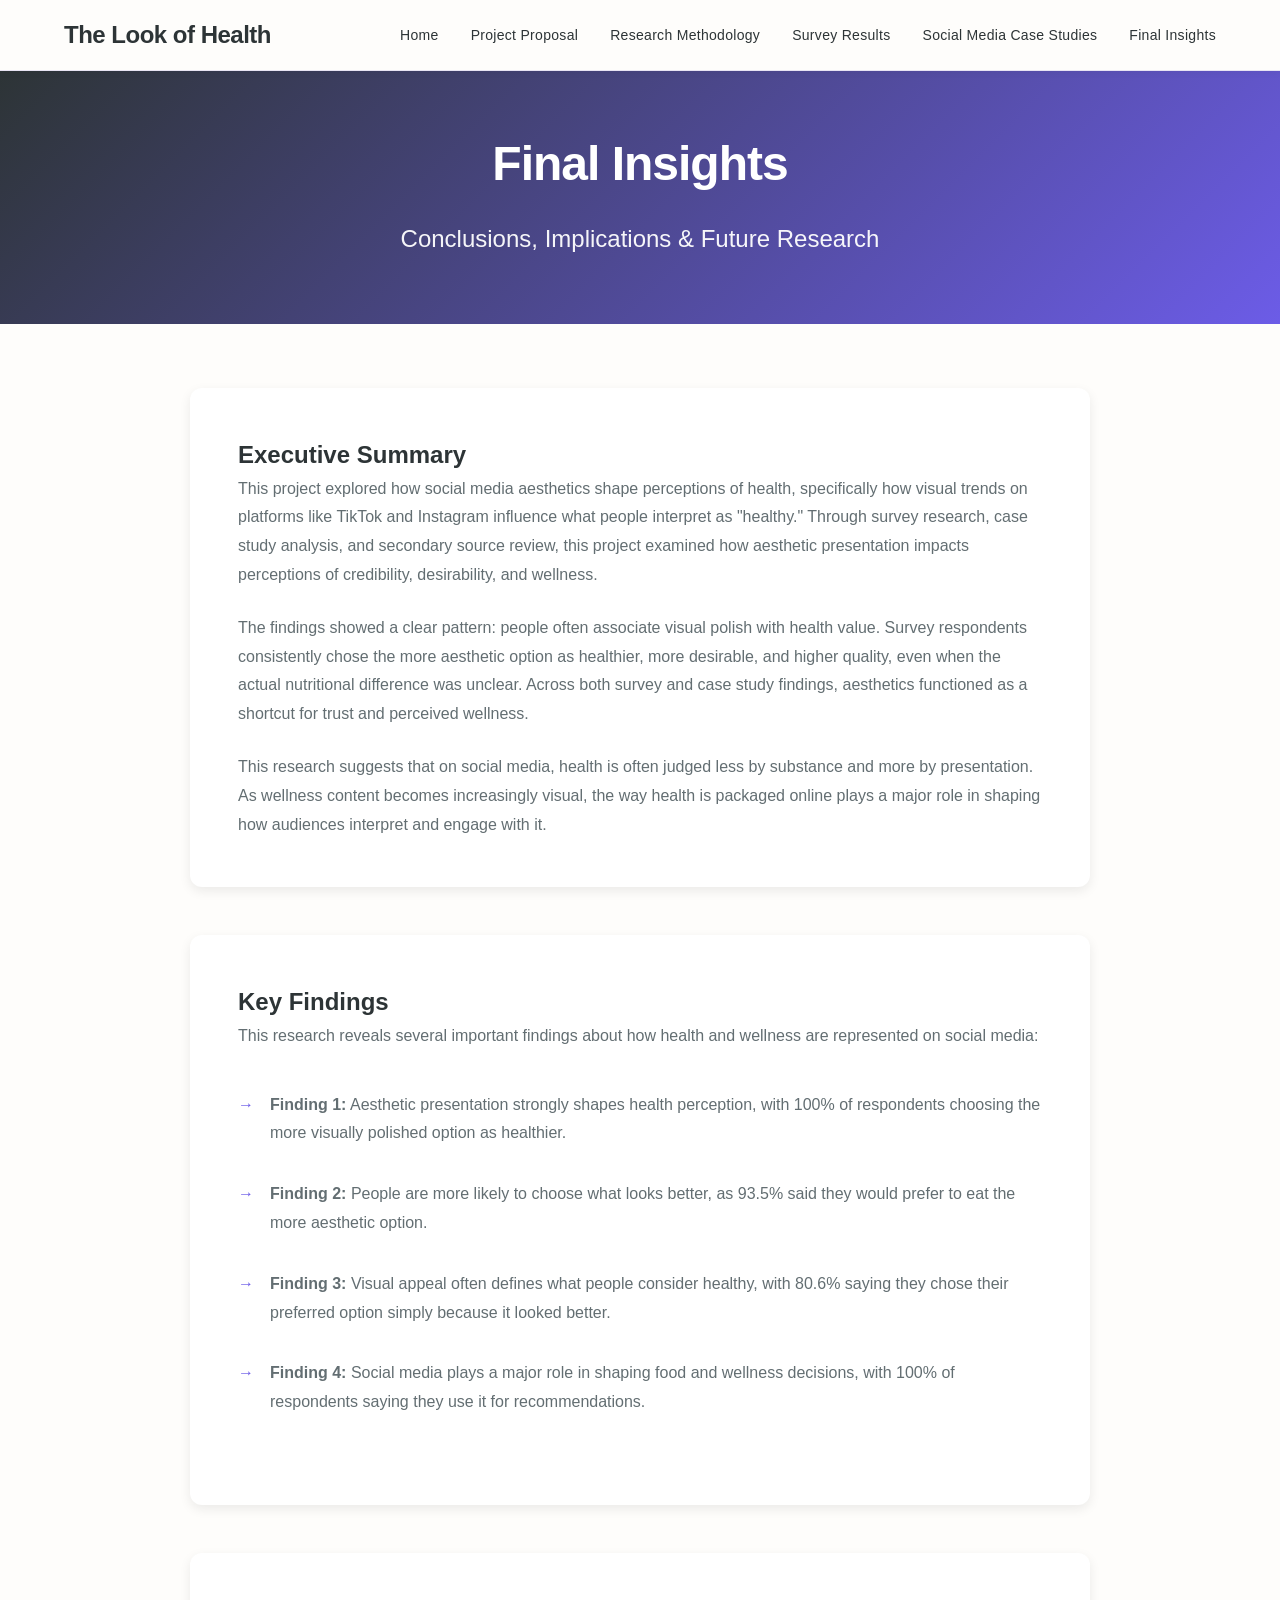
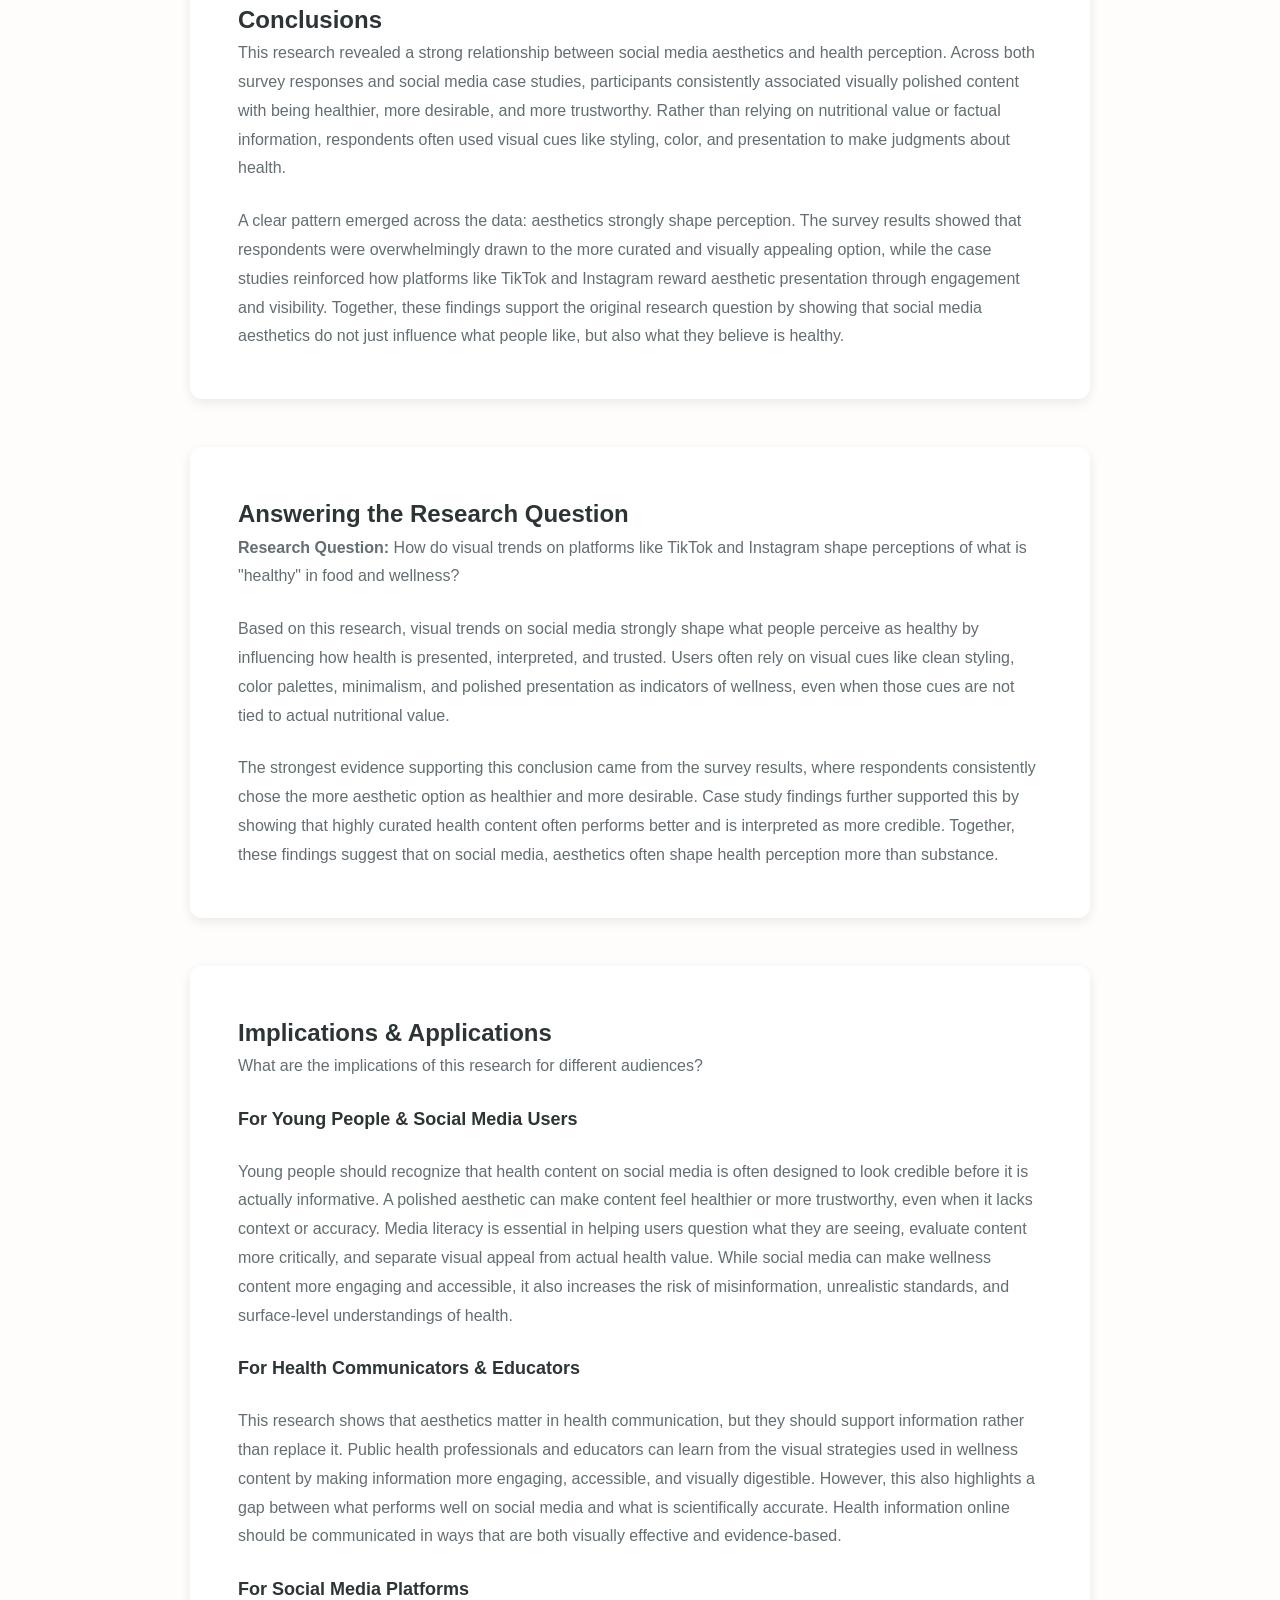
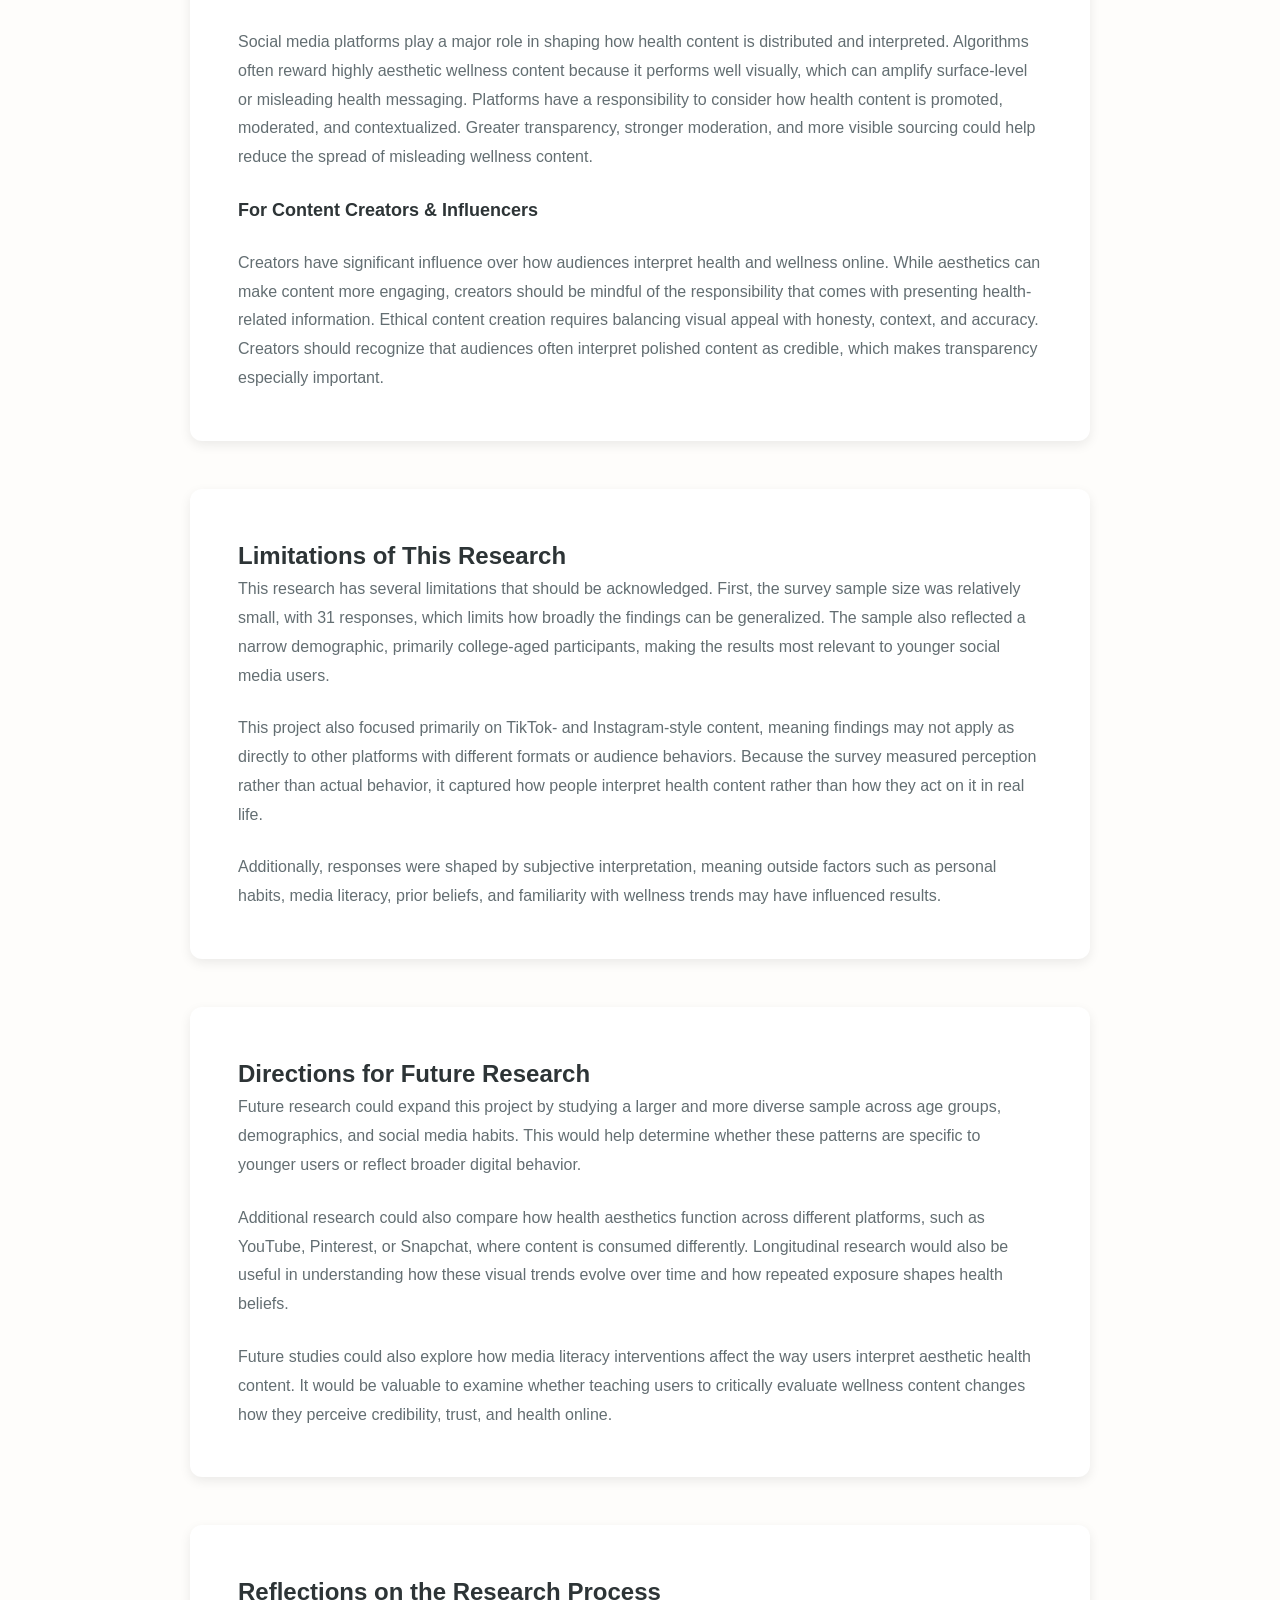
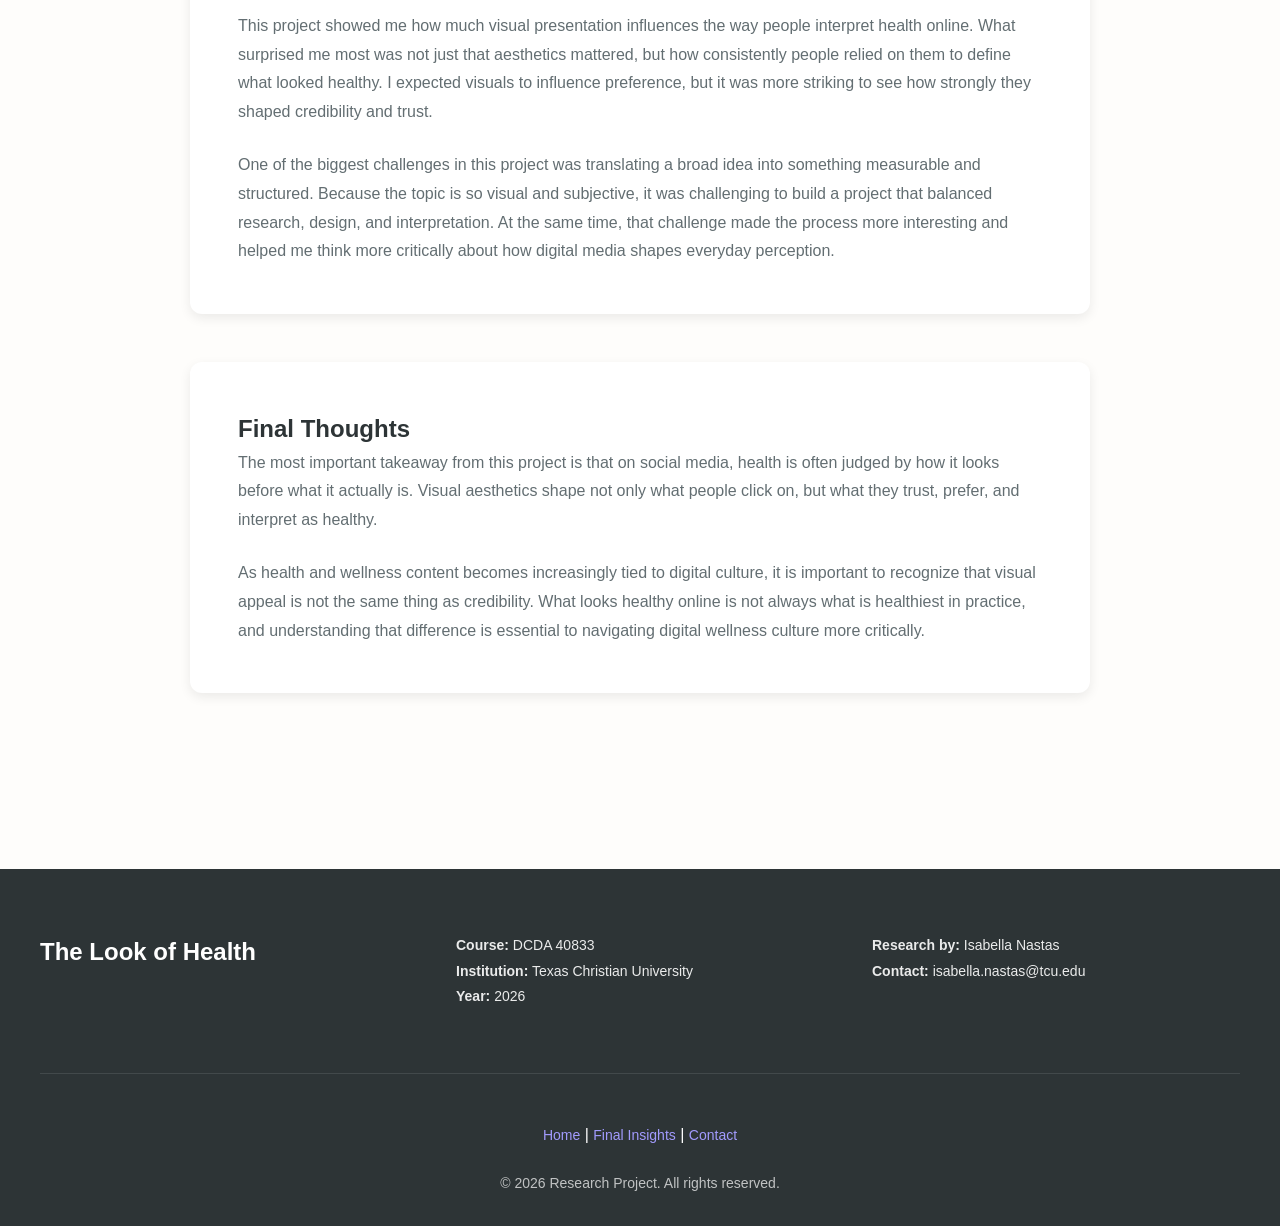
<file: insights.html>
<!DOCTYPE html>
<html lang="en">
<head>
    <meta charset="UTF-8">
    <meta name="viewport" content="width=device-width, initial-scale=1.0">
    <title>Final Insights - The Look of Health</title>
    <link rel="stylesheet" href="styles.css">
</head>
<body>
    <!-- ==================== NAVIGATION BAR ==================== -->
    <nav class="navbar">
        <div class="nav-container">
            <div class="nav-brand">
                <a href="index.html">The Look of Health</a>
            </div>

            <!-- Hamburger Menu for Mobile -->
            <button class="nav-toggle" id="navToggle" aria-label="Toggle navigation">
                <span></span>
                <span></span>
                <span></span>
            </button>

            <!-- Navigation Menu -->
            <ul class="nav-menu" id="navMenu">
                <li><a href="index.html" class="nav-link">Home</a></li>
                <li><a href="proposal.html" class="nav-link">Project Proposal</a></li>
                <li><a href="bibliography.html" class="nav-link">Research Methodology</a></li>
                <li><a href="survey.html" class="nav-link">Survey Results</a></li>
                <li><a href="case-studies.html" class="nav-link">Social Media Case Studies</a></li>
                <li><a href="insights.html" class="nav-link">Final Insights</a></li>
            </ul>
        </div>
    </nav>

    <!-- ==================== PAGE HEADER ==================== -->
    <section class="page-header">
        <div class="container">
            <h1>Final Insights</h1>
            <p class="page-subtitle">Conclusions, Implications & Future Research</p>
        </div>
    </section>

    <!-- ==================== MAIN CONTENT ==================== -->
    <section class="content-section insights-section">
        <div class="container">
            
            <!-- EXECUTIVE SUMMARY -->
            <div class="content-card">
                <h2>Executive Summary</h2>
                <!-- ADD A BRIEF SUMMARY OF YOUR ENTIRE RESEARCH PROJECT -->
                <p>
                    This project explored how social media aesthetics shape perceptions of health, specifically how visual trends on platforms like TikTok and Instagram influence what people interpret as "healthy." Through survey research, case study analysis, and secondary source review, this project examined how aesthetic presentation impacts perceptions of credibility, desirability, and wellness.
                </p>
                <p>
                    The findings showed a clear pattern: people often associate visual polish with health value. Survey respondents consistently chose the more aesthetic option as healthier, more desirable, and higher quality, even when the actual nutritional difference was unclear. Across both survey and case study findings, aesthetics functioned as a shortcut for trust and perceived wellness.
                </p>
                <p>
                    This research suggests that on social media, health is often judged less by substance and more by presentation. As wellness content becomes increasingly visual, the way health is packaged online plays a major role in shaping how audiences interpret and engage with it.
                </p>
            </div>

            <!-- KEY FINDINGS -->
            <div class="content-card">
                <h2>Key Findings</h2>
                <!-- SUMMARIZE YOUR MAIN CONCLUSIONS -->
                <p>
                    This research reveals several important findings about how health 
                    and wellness are represented on social media:
                </p>
                <ul class="research-list">
                    <li><strong>Finding 1:</strong> Aesthetic presentation strongly shapes health perception, with 100% of respondents choosing the more visually polished option as healthier.</li>
                    <li><strong>Finding 2:</strong> People are more likely to choose what looks better, as 93.5% said they would prefer to eat the more aesthetic option.</li>
                    <li><strong>Finding 3:</strong> Visual appeal often defines what people consider healthy, with 80.6% saying they chose their preferred option simply because it looked better.</li>
                    <li><strong>Finding 4:</strong> Social media plays a major role in shaping food and wellness decisions, with 100% of respondents saying they use it for recommendations.</li>
                </ul>
            </div>

            <!-- MAIN CONCLUSIONS -->
            <div class="content-card">
                <h2>Conclusions</h2>
                <!-- STATE YOUR OVERALL CONCLUSIONS -->
                <p>
                    This research revealed a strong relationship between social media aesthetics and health perception. Across both survey responses and social media case studies, participants consistently associated visually polished content with being healthier, more desirable, and more trustworthy. Rather than relying on nutritional value or factual information, respondents often used visual cues like styling, color, and presentation to make judgments about health.
                </p>
                <p>
                    A clear pattern emerged across the data: aesthetics strongly shape perception. The survey results showed that respondents were overwhelmingly drawn to the more curated and visually appealing option, while the case studies reinforced how platforms like TikTok and Instagram reward aesthetic presentation through engagement and visibility. Together, these findings support the original research question by showing that social media aesthetics do not just influence what people like, but also what they believe is healthy.
                </p>
            </div>

            <!-- ANSWERING THE RESEARCH QUESTION -->
            <div class="content-card">
                <h2>Answering the Research Question</h2>
                <!-- DIRECTLY ADDRESS YOUR ORIGINAL RESEARCH QUESTION -->
                <p>
                    <strong>Research Question:</strong> How do visual trends on platforms like TikTok and Instagram shape perceptions of what is "healthy" in food and wellness?
                </p>
                <p>
                    Based on this research, visual trends on social media strongly shape what people perceive as healthy by influencing how health is presented, interpreted, and trusted. Users often rely on visual cues like clean styling, color palettes, minimalism, and polished presentation as indicators of wellness, even when those cues are not tied to actual nutritional value.
                </p>
                <p>
                    The strongest evidence supporting this conclusion came from the survey results, where respondents consistently chose the more aesthetic option as healthier and more desirable. Case study findings further supported this by showing that highly curated health content often performs better and is interpreted as more credible. Together, these findings suggest that on social media, aesthetics often shape health perception more than substance.
                </p>
            </div>

            <!-- IMPLICATIONS -->
            <div class="content-card">
                <h2>Implications & Applications</h2>
                <!-- DISCUSS THE REAL-WORLD IMPLICATIONS OF YOUR FINDINGS -->
                <p>
                    What are the implications of this research for different audiences?
                </p>
                
                <h3>For Young People & Social Media Users</h3>
                <p>
                    Young people should recognize that health content on social media is often designed to look credible before it is actually informative. A polished aesthetic can make content feel healthier or more trustworthy, even when it lacks context or accuracy. Media literacy is essential in helping users question what they are seeing, evaluate content more critically, and separate visual appeal from actual health value. While social media can make wellness content more engaging and accessible, it also increases the risk of misinformation, unrealistic standards, and surface-level understandings of health.
                </p>

                <h3>For Health Communicators & Educators</h3>
                <p>
                    This research shows that aesthetics matter in health communication, but they should support information rather than replace it. Public health professionals and educators can learn from the visual strategies used in wellness content by making information more engaging, accessible, and visually digestible. However, this also highlights a gap between what performs well on social media and what is scientifically accurate. Health information online should be communicated in ways that are both visually effective and evidence-based.
                </p>

                <h3>For Social Media Platforms</h3>
                <p>
                    Social media platforms play a major role in shaping how health content is distributed and interpreted. Algorithms often reward highly aesthetic wellness content because it performs well visually, which can amplify surface-level or misleading health messaging. Platforms have a responsibility to consider how health content is promoted, moderated, and contextualized. Greater transparency, stronger moderation, and more visible sourcing could help reduce the spread of misleading wellness content.
                </p>

                <h3>For Content Creators & Influencers</h3>
                <p>
                    Creators have significant influence over how audiences interpret health and wellness online. While aesthetics can make content more engaging, creators should be mindful of the responsibility that comes with presenting health-related information. Ethical content creation requires balancing visual appeal with honesty, context, and accuracy. Creators should recognize that audiences often interpret polished content as credible, which makes transparency especially important.
                </p>
            </div>

            <!-- LIMITATIONS OF THIS RESEARCH -->
            <div class="content-card">
                <h2>Limitations of This Research</h2>
                <!-- HONESTLY DISCUSS WHAT THIS RESEARCH DOESN'T OR CAN'T DO -->
                <p>
                    This research has several limitations that should be acknowledged. First, the survey sample size was relatively small, with 31 responses, which limits how broadly the findings can be generalized. The sample also reflected a narrow demographic, primarily college-aged participants, making the results most relevant to younger social media users.
                </p>
                <p>
                    This project also focused primarily on TikTok- and Instagram-style content, meaning findings may not apply as directly to other platforms with different formats or audience behaviors. Because the survey measured perception rather than actual behavior, it captured how people interpret health content rather than how they act on it in real life.
                </p>
                <p>
                    Additionally, responses were shaped by subjective interpretation, meaning outside factors such as personal habits, media literacy, prior beliefs, and familiarity with wellness trends may have influenced results.
                </p>
            </div>

            <!-- FUTURE RESEARCH DIRECTIONS -->
            <div class="content-card">
                <h2>Directions for Future Research</h2>
                <!-- SUGGEST NEXT STEPS AND UNANSWERED QUESTIONS -->
                <p>
                    Future research could expand this project by studying a larger and more diverse sample across age groups, demographics, and social media habits. This would help determine whether these patterns are specific to younger users or reflect broader digital behavior.
                </p>
                <p>
                    Additional research could also compare how health aesthetics function across different platforms, such as YouTube, Pinterest, or Snapchat, where content is consumed differently. Longitudinal research would also be useful in understanding how these visual trends evolve over time and how repeated exposure shapes health beliefs.
                </p>
                <p>
                    Future studies could also explore how media literacy interventions affect the way users interpret aesthetic health content. It would be valuable to examine whether teaching users to critically evaluate wellness content changes how they perceive credibility, trust, and health online.
                </p>
            </div>

            <!-- REFLECTION ON THE RESEARCH PROCESS -->
            <div class="content-card">
                <h2>Reflections on the Research Process</h2>
                <!-- REFLECT ON YOUR EXPERIENCE CONDUCTING THIS RESEARCH -->
                <p>
                    This project showed me how much visual presentation influences the way people interpret health online. What surprised me most was not just that aesthetics mattered, but how consistently people relied on them to define what looked healthy. I expected visuals to influence preference, but it was more striking to see how strongly they shaped credibility and trust.
                </p>
                <p>
                    One of the biggest challenges in this project was translating a broad idea into something measurable and structured. Because the topic is so visual and subjective, it was challenging to build a project that balanced research, design, and interpretation. At the same time, that challenge made the process more interesting and helped me think more critically about how digital media shapes everyday perception.
                </p>
            </div>

            <!-- FINAL THOUGHTS -->
            <div class="content-card">
                <h2>Final Thoughts</h2>
                <!-- ADD A CONCLUDING REFLECTION -->
                <p>
                    The most important takeaway from this project is that on social media, health is often judged by how it looks before what it actually is. Visual aesthetics shape not only what people click on, but what they trust, prefer, and interpret as healthy.
                </p>
                <p>
                    As health and wellness content becomes increasingly tied to digital culture, it is important to recognize that visual appeal is not the same thing as credibility. What looks healthy online is not always what is healthiest in practice, and understanding that difference is essential to navigating digital wellness culture more critically.
                </p>
            </div>

        </div>
    </section>

    <!-- ==================== FOOTER ==================== -->
    <footer class="footer">
        <div class="footer-container">
            <div class="footer-content">
                <h3>The Look of Health</h3>
                <p>
                    <strong>Course:</strong> DCDA 40833<br>
                    <strong>Institution:</strong> Texas Christian University<br>
                    <strong>Year:</strong> 2026
                </p>
                <p>
                    <strong>Research by:</strong> Isabella Nastas<br>
                    <strong>Contact:</strong> isabella.nastas@tcu.edu
                </p>
            </div>
            <div class="footer-links">
                <a href="index.html">Home</a> | 
                <a href="insights.html">Final Insights</a> | 
                <a href="mailto:[your.email@university.edu]">Contact</a>
            </div>
            <p class="footer-credit">
                © 2026 Research Project. All rights reserved.
            </p>
        </div>
    </footer>

    <!-- ==================== MOBILE MENU SCRIPT ==================== -->
    <script>
        const navToggle = document.getElementById('navToggle');
        const navMenu = document.getElementById('navMenu');

        // Toggle menu visibility when hamburger is clicked
        navToggle.addEventListener('click', function() {
            navMenu.classList.toggle('active');
            navToggle.classList.toggle('active');
        });

        // Close menu when a link is clicked
        const navLinks = navMenu.querySelectorAll('a');
        navLinks.forEach(link => {
            link.addEventListener('click', function() {
                navMenu.classList.remove('active');
                navToggle.classList.remove('active');
            });
        });

        // Close menu when clicking outside
        document.addEventListener('click', function(event) {
            if (!event.target.closest('nav')) {
                navMenu.classList.remove('active');
                navToggle.classList.remove('active');
            }
        });
    </script>
</body>
</html>
</file>
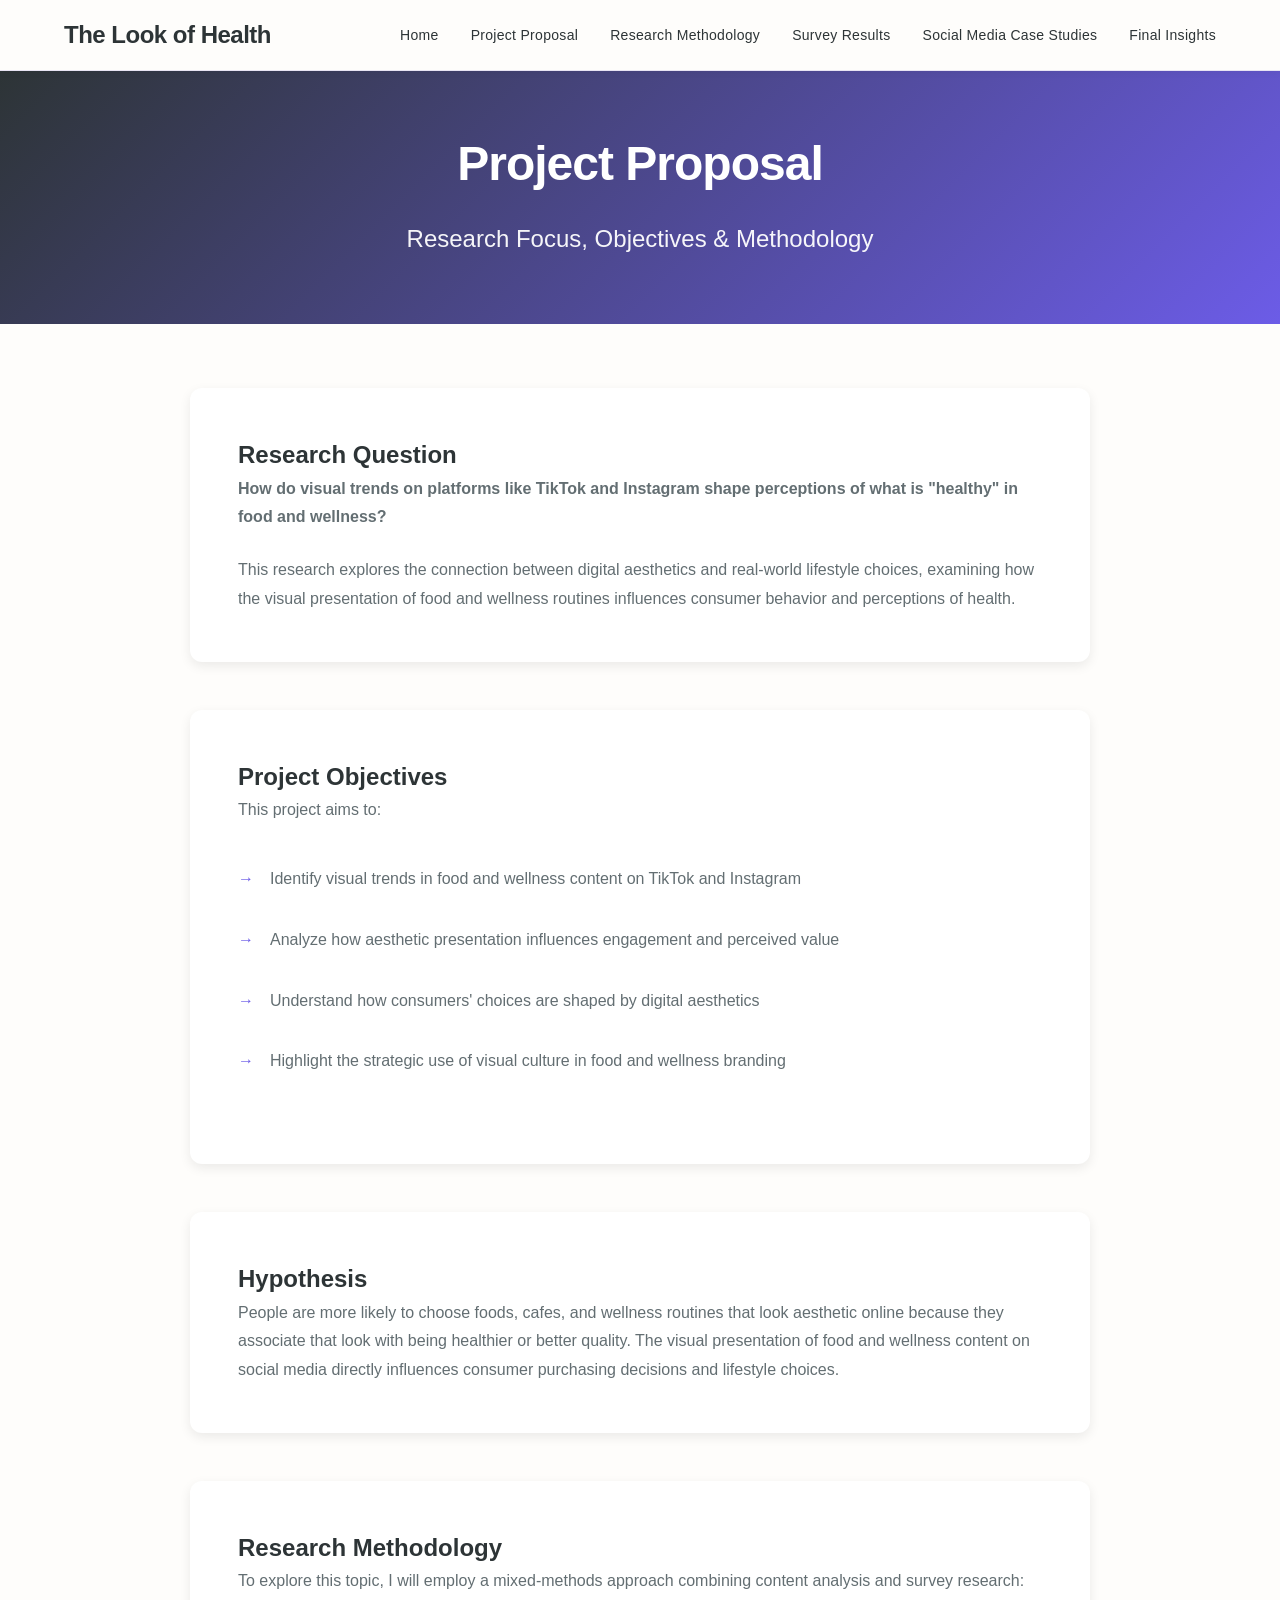
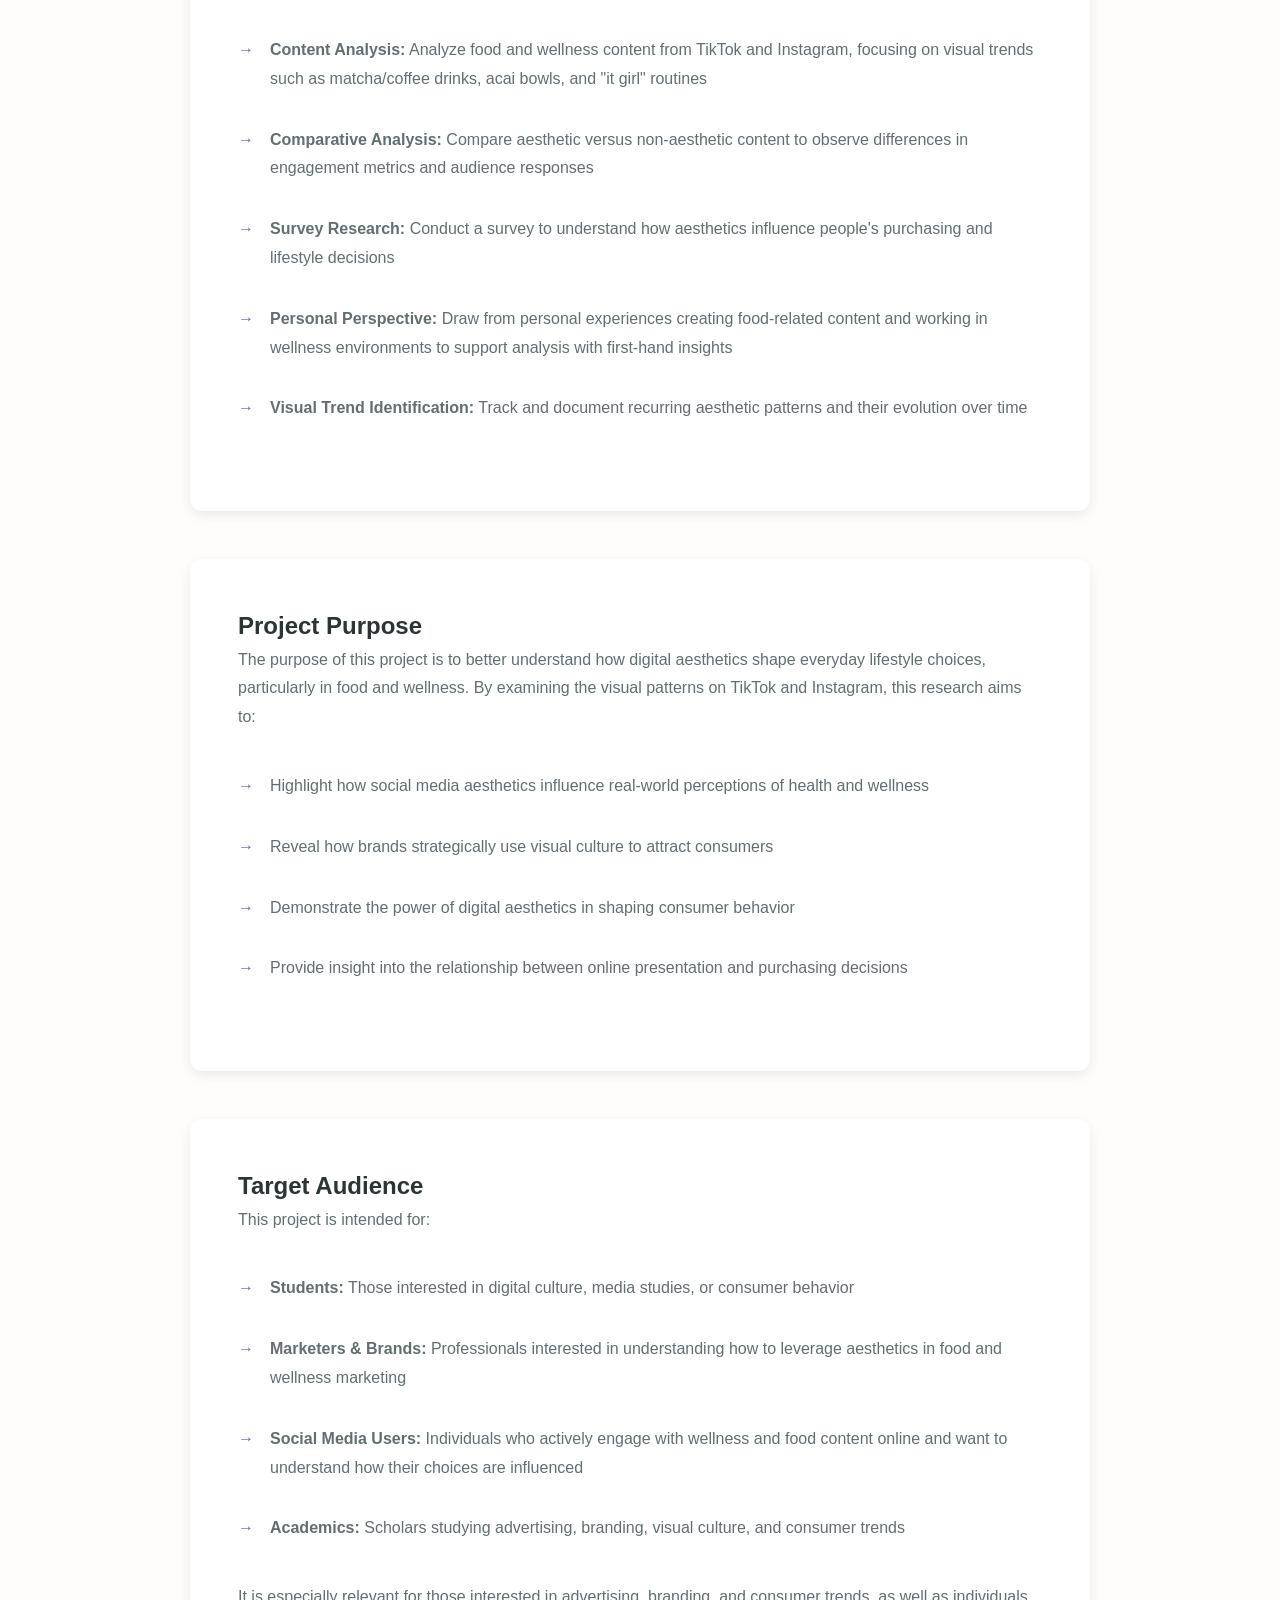
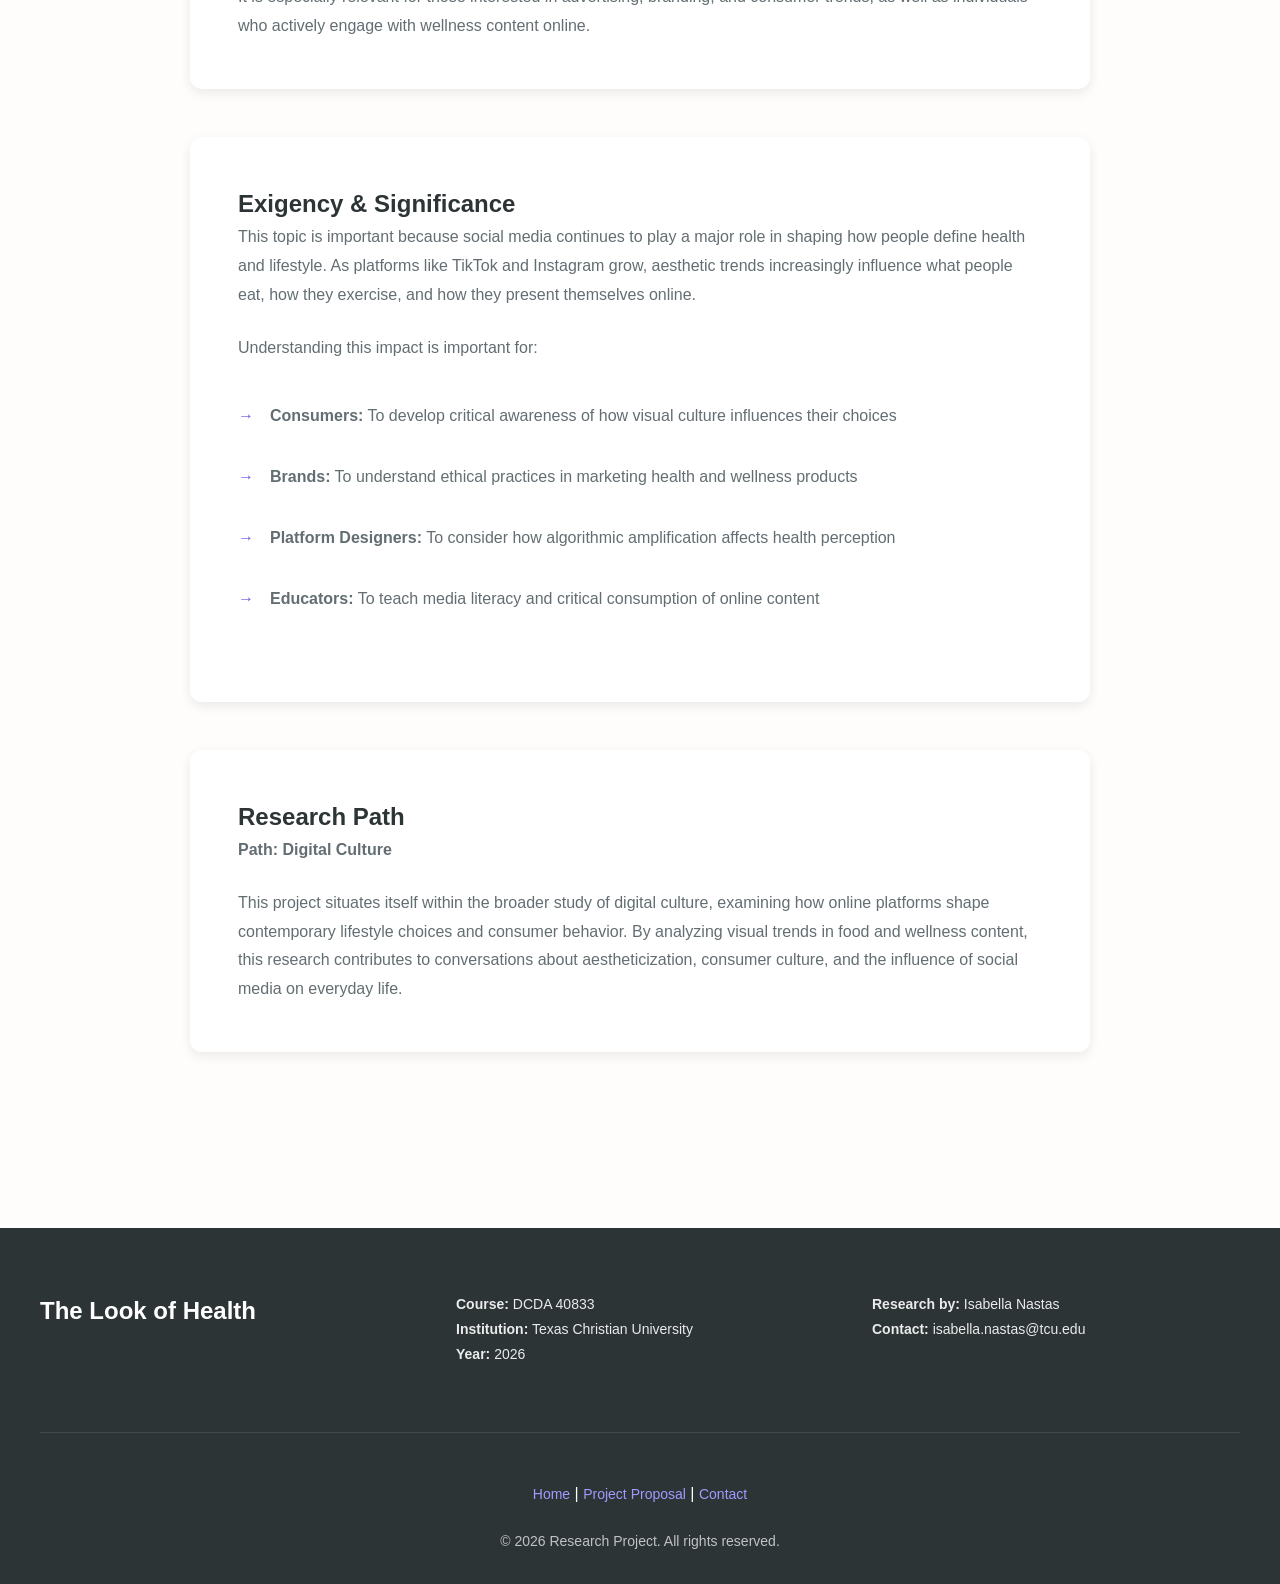
<file: proposal.html>
<!DOCTYPE html>
<html lang="en">
<head>
    <meta charset="UTF-8">
    <meta name="viewport" content="width=device-width, initial-scale=1.0">
    <title>Project Proposal - The Look of Health</title>
    <link rel="stylesheet" href="styles.css">
</head>
<body>
    <!-- ==================== NAVIGATION BAR ==================== -->
    <nav class="navbar">
        <div class="nav-container">
            <div class="nav-brand">
                <a href="index.html">The Look of Health</a>
            </div>

            <!-- Hamburger Menu for Mobile -->
            <button class="nav-toggle" id="navToggle" aria-label="Toggle navigation">
                <span></span>
                <span></span>
                <span></span>
            </button>

            <!-- Navigation Menu -->
            <ul class="nav-menu" id="navMenu">
                <li><a href="index.html" class="nav-link">Home</a></li>
                <li><a href="proposal.html" class="nav-link">Project Proposal</a></li>
                <li><a href="bibliography.html" class="nav-link">Research Methodology</a></li>
                <li><a href="survey.html" class="nav-link">Survey Results</a></li>
                <li><a href="case-studies.html" class="nav-link">Social Media Case Studies</a></li>
                <li><a href="insights.html" class="nav-link">Final Insights</a></li>
            </ul>
        </div>
    </nav>

    <!-- ==================== PAGE HEADER ==================== -->
    <section class="page-header">
        <div class="container">
            <h1>Project Proposal</h1>
            <p class="page-subtitle">Research Focus, Objectives & Methodology</p>
        </div>
    </section>

    <!-- ==================== MAIN CONTENT ==================== -->
    <section class="content-section proposal-section">
        <div class="container">
            
            <!-- RESEARCH QUESTION -->
            <div class="content-card">
                <h2>Research Question</h2>
                <p>
                    <strong>How do visual trends on platforms like TikTok and Instagram shape perceptions of what is "healthy" in food and wellness?</strong>
                </p>
                <p>
                    This research explores the connection between digital aesthetics and real-world lifestyle choices, 
                    examining how the visual presentation of food and wellness routines influences consumer behavior 
                    and perceptions of health.
                </p>
            </div>

            <!-- PROJECT OBJECTIVES -->
            <div class="content-card">
                <h2>Project Objectives</h2>
                <p>This project aims to:</p>
                <ul class="research-list">
                    <li>Identify visual trends in food and wellness content on TikTok and Instagram</li>
                    <li>Analyze how aesthetic presentation influences engagement and perceived value</li>
                    <li>Understand how consumers' choices are shaped by digital aesthetics</li>
                    <li>Highlight the strategic use of visual culture in food and wellness branding</li>
                </ul>
            </div>

            <!-- RESEARCH HYPOTHESIS -->
            <div class="content-card">
                <h2>Hypothesis</h2>
                <p>
                    People are more likely to choose foods, cafes, and wellness routines that look aesthetic online 
                    because they associate that look with being healthier or better quality. The visual presentation 
                    of food and wellness content on social media directly influences consumer purchasing decisions and 
                    lifestyle choices.
                </p>
            </div>

            <!-- METHODOLOGY -->
            <div class="content-card">
                <h2>Research Methodology</h2>
                <p>
                    To explore this topic, I will employ a mixed-methods approach combining content analysis and survey research:
                </p>
                <ul class="research-list">
                    <li><strong>Content Analysis:</strong> Analyze food and wellness content from TikTok and Instagram, 
                        focusing on visual trends such as matcha/coffee drinks, acai bowls, and "it girl" routines</li>
                    <li><strong>Comparative Analysis:</strong> Compare aesthetic versus non-aesthetic content to observe 
                        differences in engagement metrics and audience responses</li>
                    <li><strong>Survey Research:</strong> Conduct a survey to understand how aesthetics influence people's 
                        purchasing and lifestyle decisions</li>
                    <li><strong>Personal Perspective:</strong> Draw from personal experiences creating food-related content 
                        and working in wellness environments to support analysis with first-hand insights</li>
                    <li><strong>Visual Trend Identification:</strong> Track and document recurring aesthetic patterns and 
                        their evolution over time</li>
                </ul>
            </div>

            <!-- PROJECT PURPOSE -->
            <div class="content-card">
                <h2>Project Purpose</h2>
                <p>
                    The purpose of this project is to better understand how digital aesthetics shape everyday lifestyle choices, 
                    particularly in food and wellness. By examining the visual patterns on TikTok and Instagram, this research aims to:
                </p>
                <ul class="research-list">
                    <li>Highlight how social media aesthetics influence real-world perceptions of health and wellness</li>
                    <li>Reveal how brands strategically use visual culture to attract consumers</li>
                    <li>Demonstrate the power of digital aesthetics in shaping consumer behavior</li>
                    <li>Provide insight into the relationship between online presentation and purchasing decisions</li>
                </ul>
            </div>

            <!-- TARGET AUDIENCE -->
            <div class="content-card">
                <h2>Target Audience</h2>
                <p>
                    This project is intended for:
                </p>
                <ul class="research-list">
                    <li><strong>Students:</strong> Those interested in digital culture, media studies, or consumer behavior</li>
                    <li><strong>Marketers & Brands:</strong> Professionals interested in understanding how to leverage aesthetics 
                        in food and wellness marketing</li>
                    <li><strong>Social Media Users:</strong> Individuals who actively engage with wellness and food content online 
                        and want to understand how their choices are influenced</li>
                    <li><strong>Academics:</strong> Scholars studying advertising, branding, visual culture, and consumer trends</li>
                </ul>
                <p>
                    It is especially relevant for those interested in advertising, branding, and consumer trends, 
                    as well as individuals who actively engage with wellness content online.
                </p>
            </div>

            <!-- EXIGENCY & SIGNIFICANCE -->
            <div class="content-card">
                <h2>Exigency & Significance</h2>
                <p>
                    This topic is important because social media continues to play a major role in shaping how people define 
                    health and lifestyle. As platforms like TikTok and Instagram grow, aesthetic trends increasingly influence 
                    what people eat, how they exercise, and how they present themselves online.
                </p>
                <p>
                    Understanding this impact is important for:
                </p>
                <ul class="research-list">
                    <li><strong>Consumers:</strong> To develop critical awareness of how visual culture influences their choices</li>
                    <li><strong>Brands:</strong> To understand ethical practices in marketing health and wellness products</li>
                    <li><strong>Platform Designers:</strong> To consider how algorithmic amplification affects health perception</li>
                    <li><strong>Educators:</strong> To teach media literacy and critical consumption of online content</li>
                </ul>
            </div>

            <!-- RESEARCH PATH & CONTEXT -->
            <div class="content-card">
                <h2>Research Path</h2>
                <p>
                    <strong>Path: Digital Culture</strong>
                </p>
                <p>
                    This project situates itself within the broader study of digital culture, examining how online platforms 
                    shape contemporary lifestyle choices and consumer behavior. By analyzing visual trends in food and wellness 
                    content, this research contributes to conversations about aestheticization, consumer culture, and the influence 
                    of social media on everyday life.
                </p>
            </div>

        </div>
    </section>

    <!-- ==================== FOOTER ==================== -->
    <footer class="footer">
        <div class="footer-container">
            <div class="footer-content">
                <h3>The Look of Health</h3>
                <p>
                    <strong>Course:</strong> DCDA 40833<br>
                    <strong>Institution:</strong> Texas Christian University<br>
                    <strong>Year:</strong> 2026
                </p>
                <p>
                    <strong>Research by:</strong> Isabella Nastas<br>
                    <strong>Contact:</strong> isabella.nastas@tcu.edu
                </p>
            </div>
            <div class="footer-links">
                <a href="index.html">Home</a> | 
                <a href="proposal.html">Project Proposal</a> | 
                <a href="mailto:[your.email@university.edu]">Contact</a>
            </div>
            <p class="footer-credit">
                © 2026 Research Project. All rights reserved.
            </p>
        </div>
    </footer>

    <!-- ==================== MOBILE MENU SCRIPT ==================== -->
    <script>
        const navToggle = document.getElementById('navToggle');
        const navMenu = document.getElementById('navMenu');

        // Toggle menu visibility when hamburger is clicked
        navToggle.addEventListener('click', function() {
            navMenu.classList.toggle('active');
            navToggle.classList.toggle('active');
        });

        // Close menu when a link is clicked
        const navLinks = navMenu.querySelectorAll('a');
        navLinks.forEach(link => {
            link.addEventListener('click', function() {
                navMenu.classList.remove('active');
                navToggle.classList.remove('active');
            });
        });

        // Close menu when clicking outside
        document.addEventListener('click', function(event) {
            if (!event.target.closest('nav')) {
                navMenu.classList.remove('active');
                navToggle.classList.remove('active');
            }
        });
    </script>
</body>
</html>
</file>
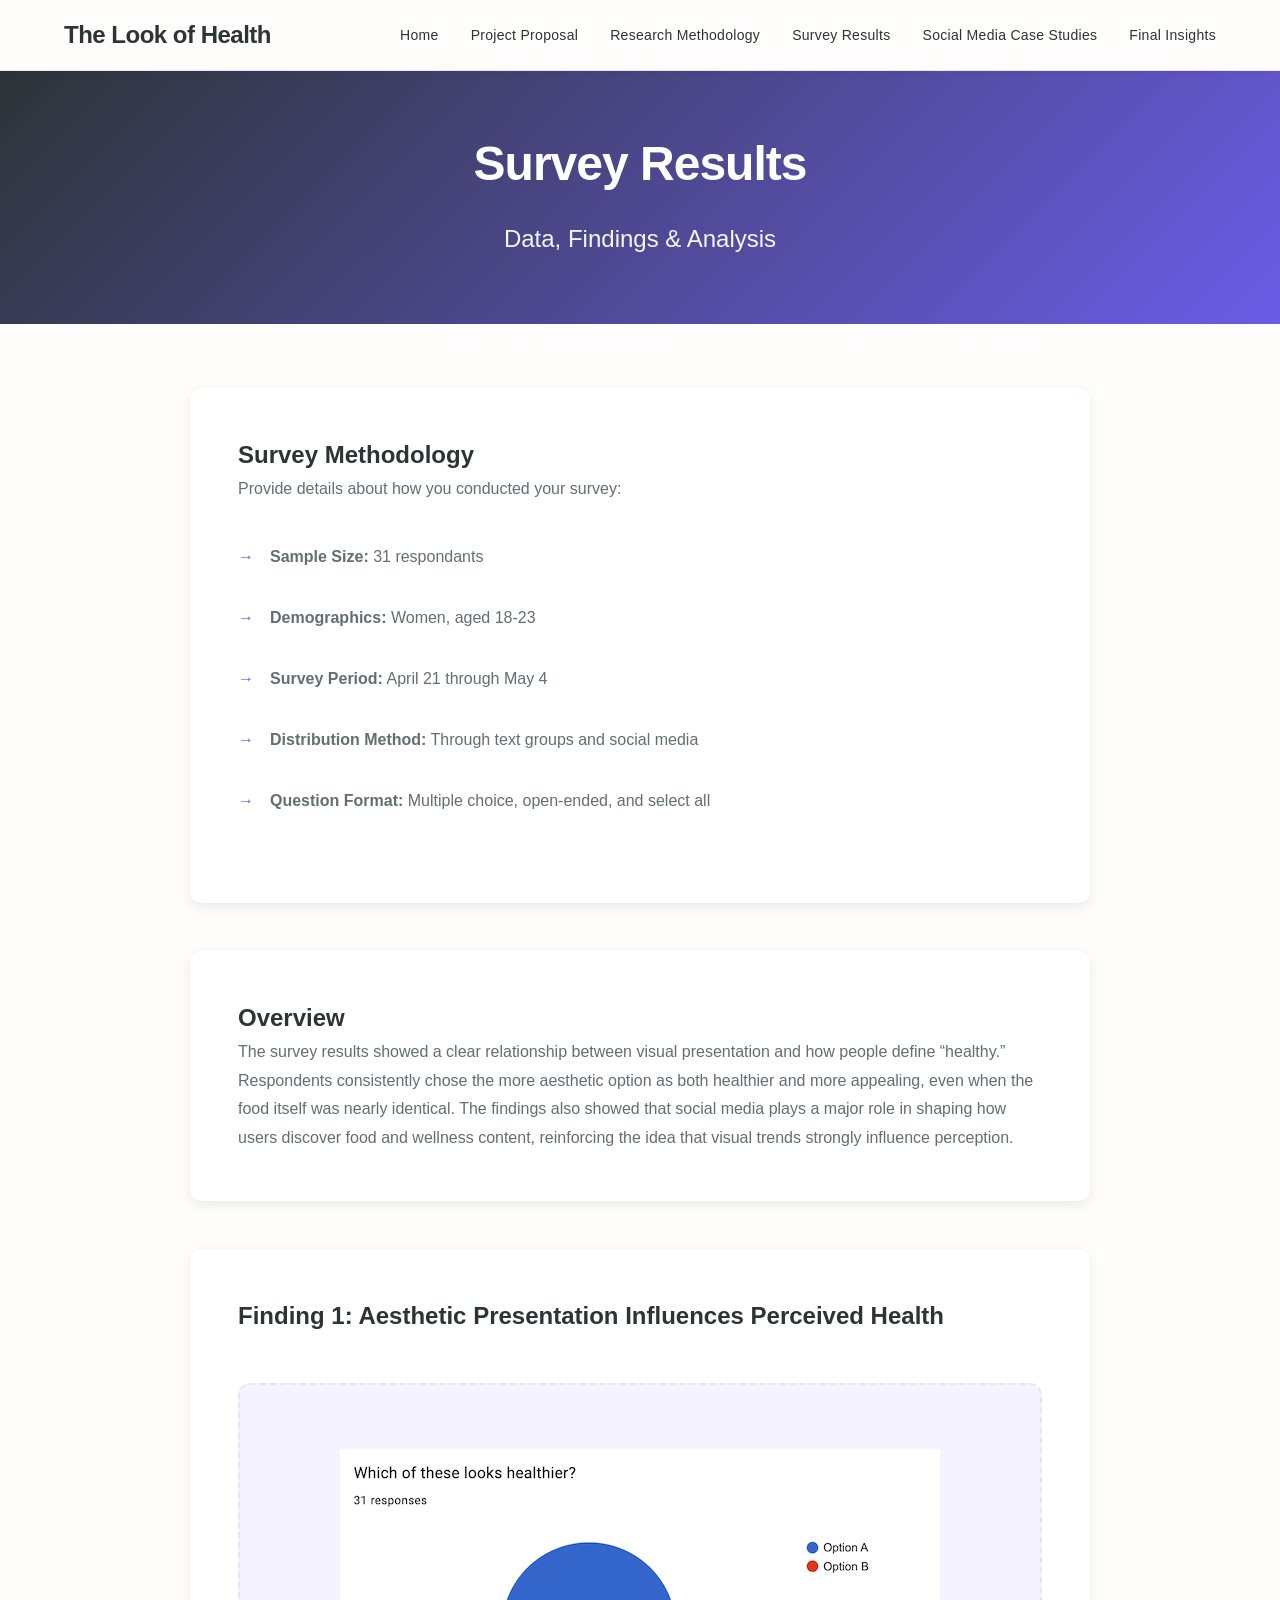
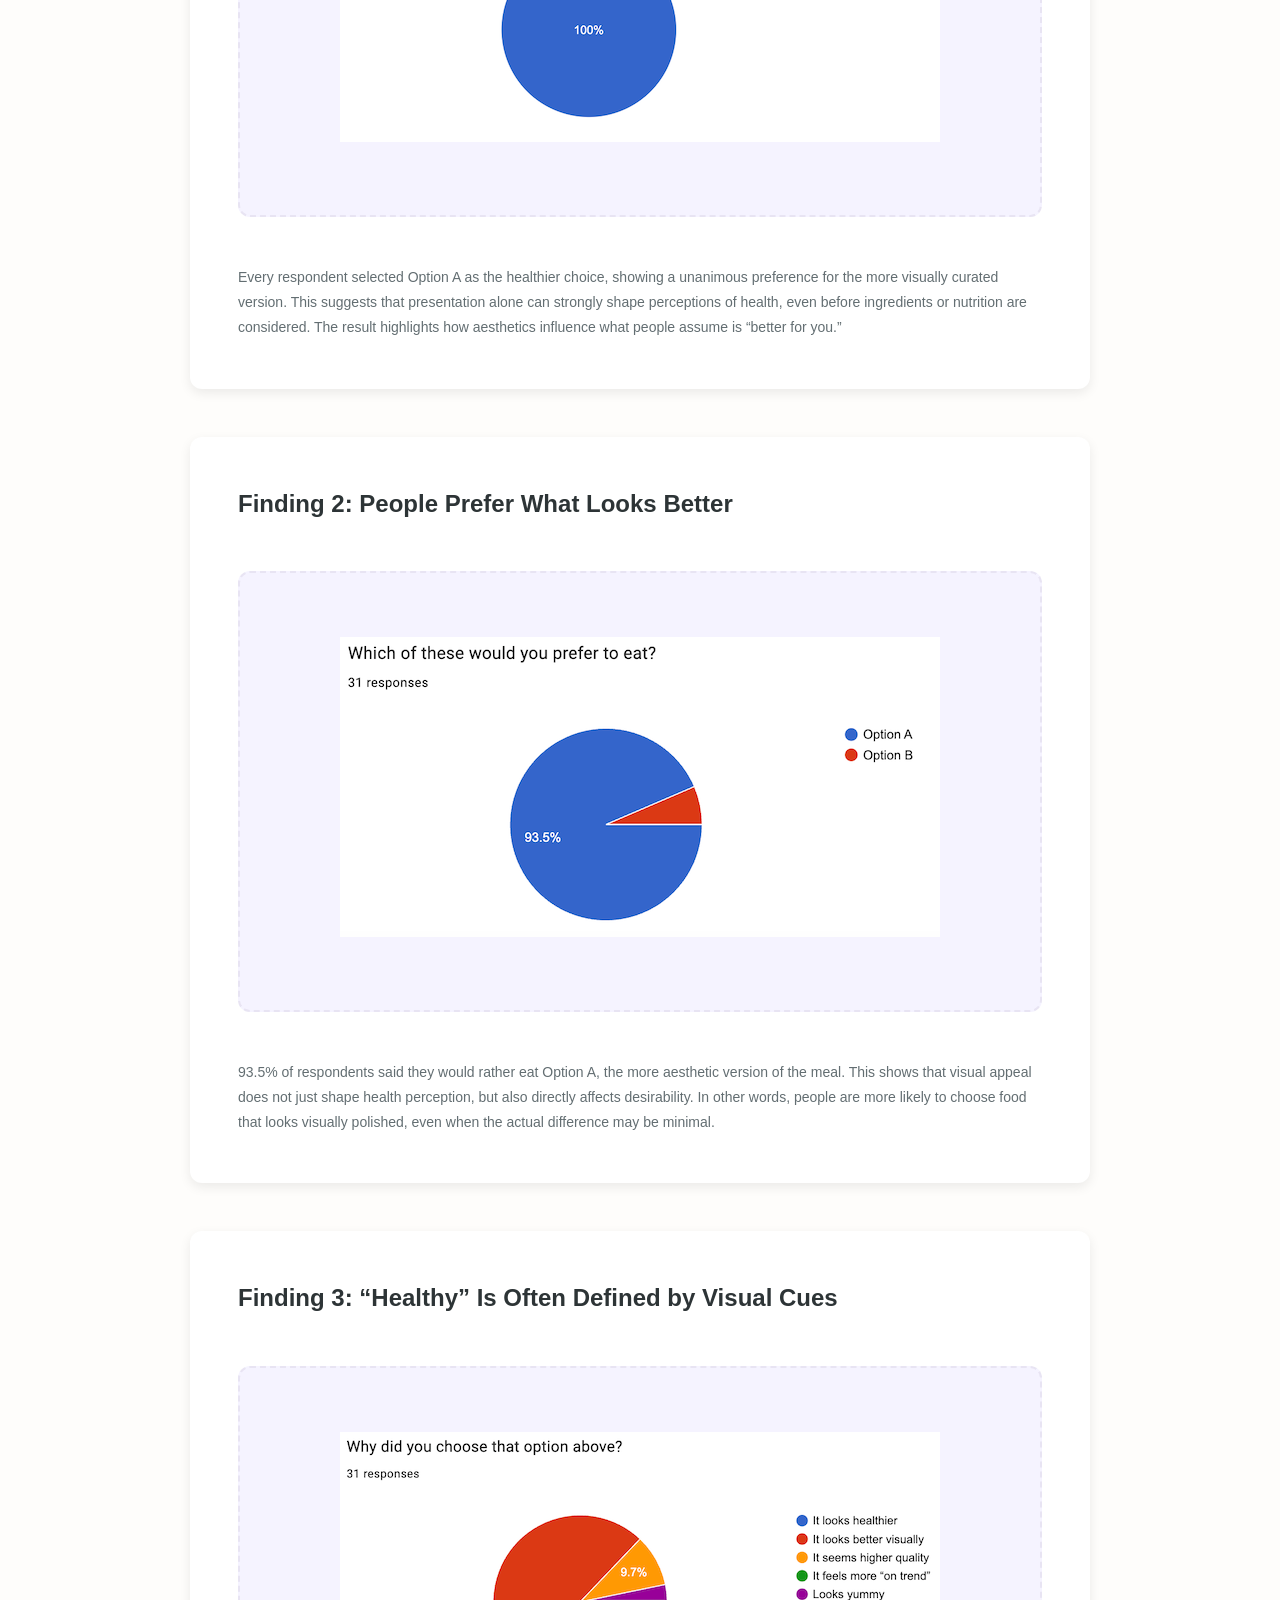
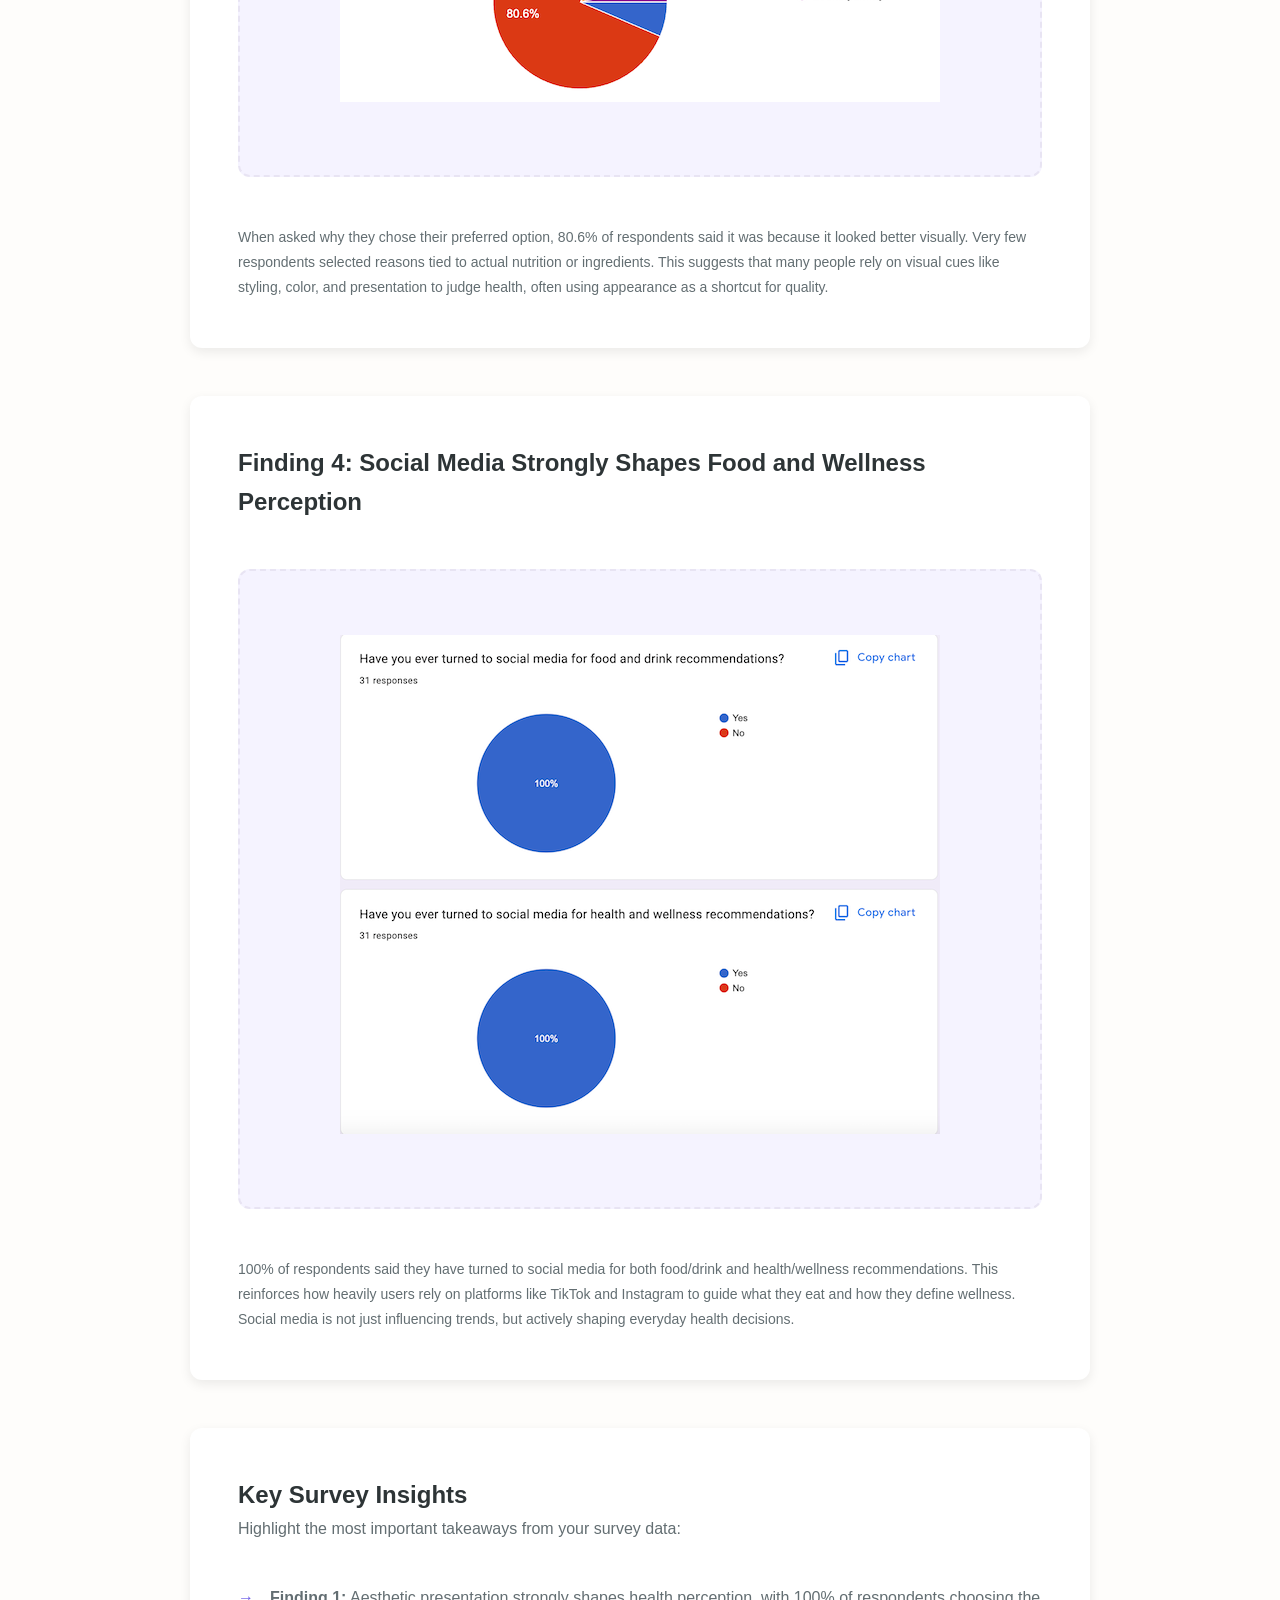
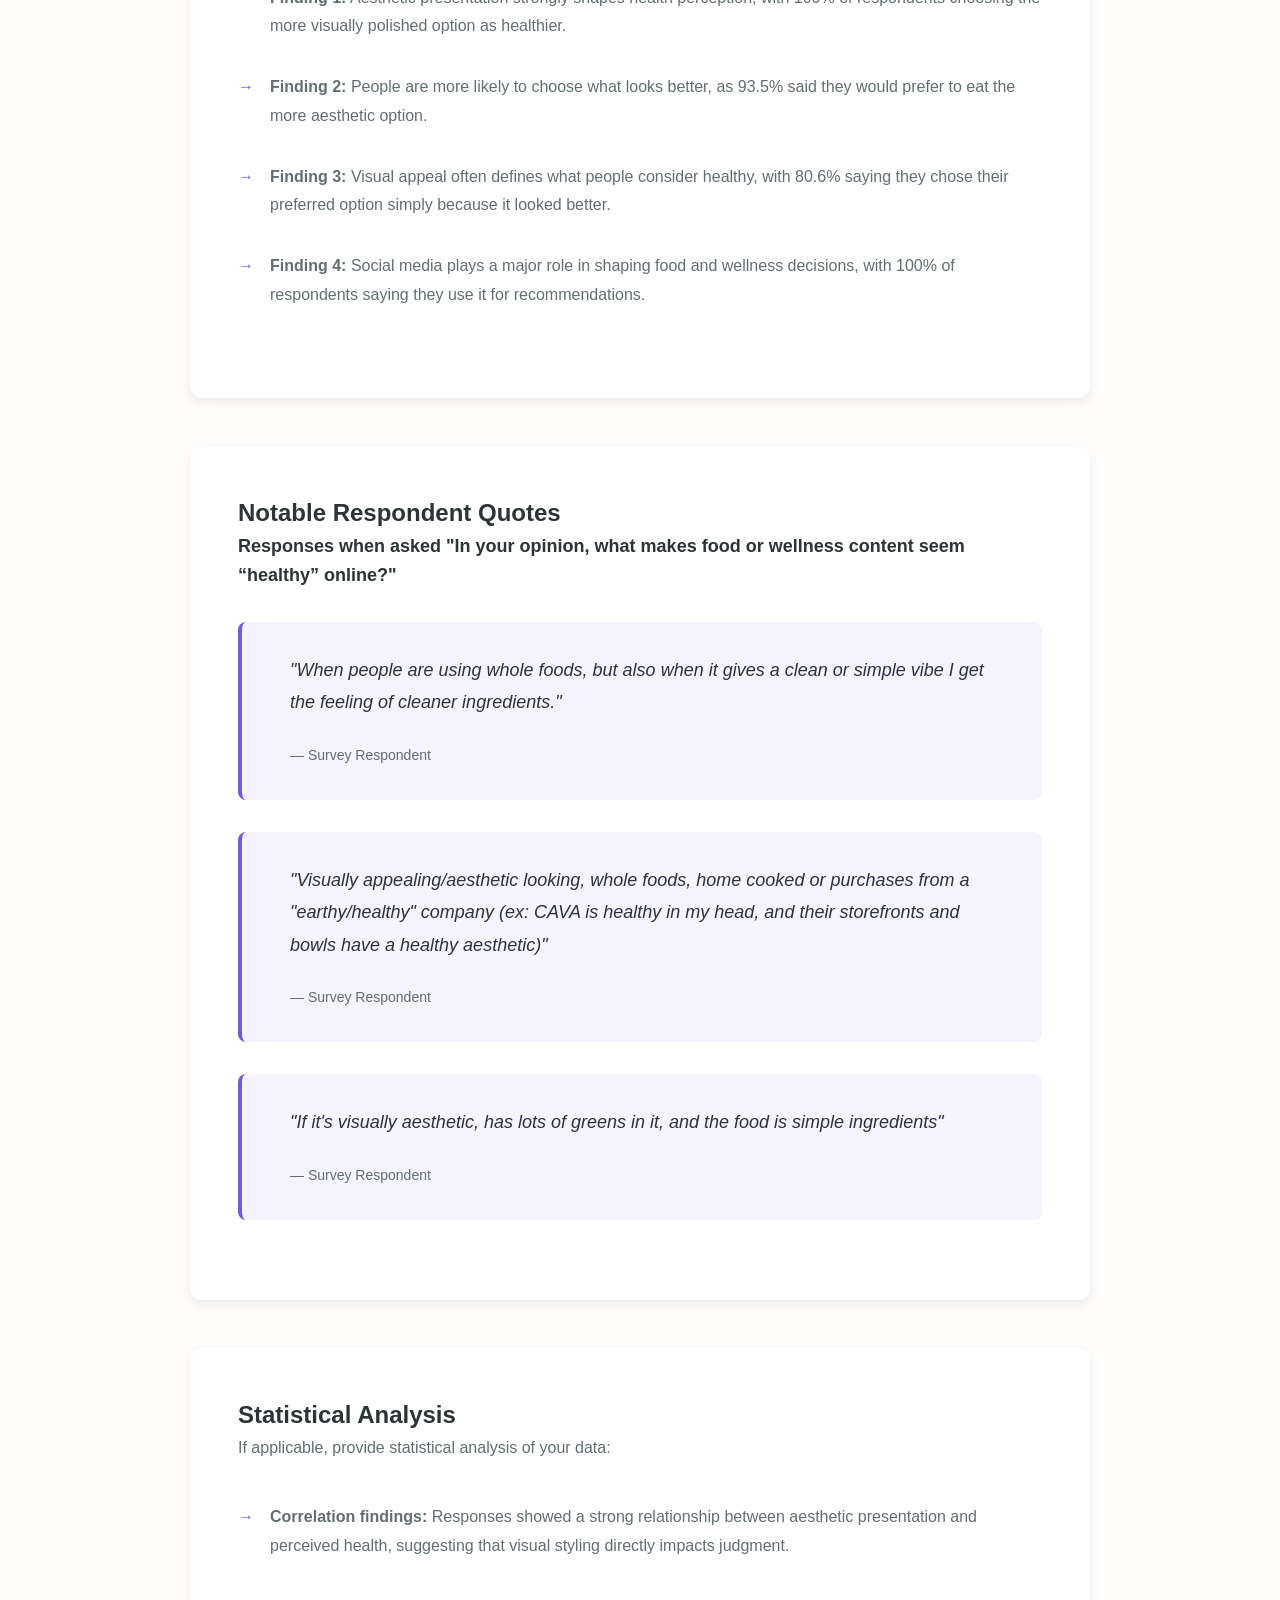
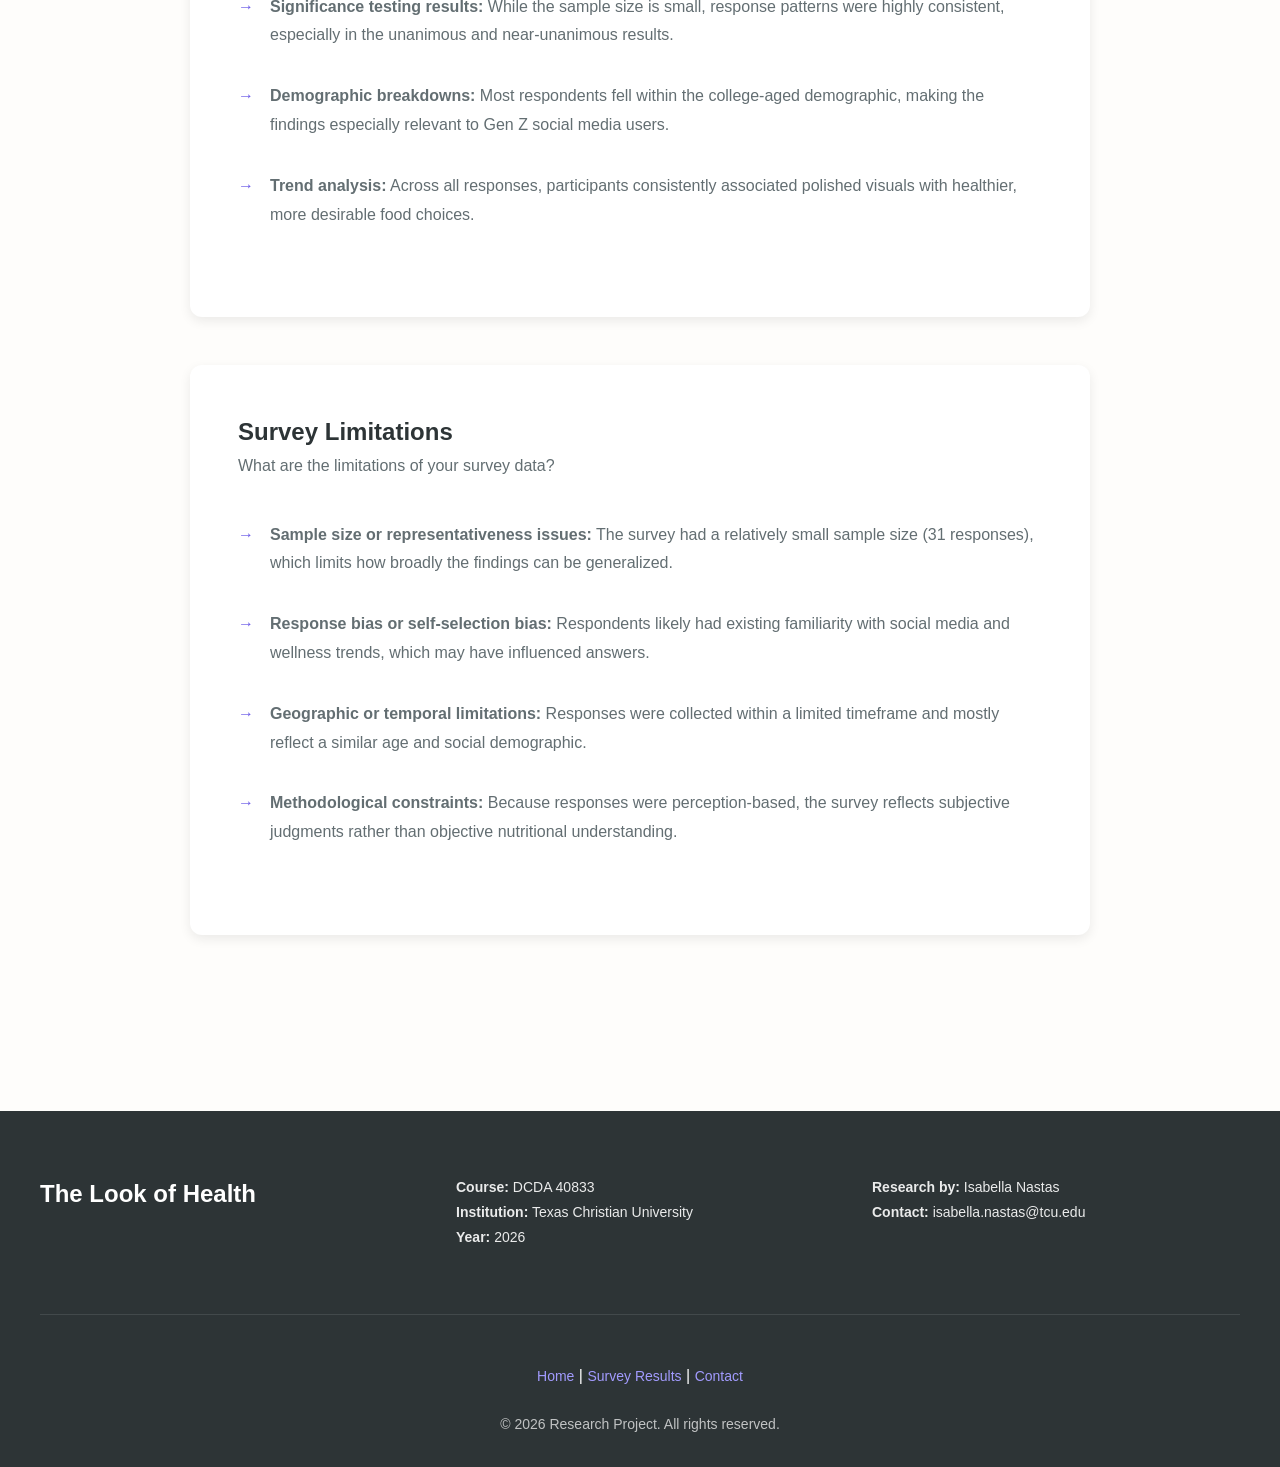
<file: survey.html>
<!DOCTYPE html>
<html lang="en">
<head>
    <meta charset="UTF-8">
    <meta name="viewport" content="width=device-width, initial-scale=1.0">
    <title>Survey Results - The Look of Health</title>
    <link rel="stylesheet" href="styles.css">
</head>
<body>
    <!-- ==================== NAVIGATION BAR ==================== -->
    <nav class="navbar">
        <div class="nav-container">
            <div class="nav-brand">
                <a href="index.html">The Look of Health</a>
            </div>

            <!-- Hamburger Menu for Mobile -->
            <button class="nav-toggle" id="navToggle" aria-label="Toggle navigation">
                <span></span>
                <span></span>
                <span></span>
            </button>

            <!-- Navigation Menu -->
            <ul class="nav-menu" id="navMenu">
                <li><a href="index.html" class="nav-link">Home</a></li>
                <li><a href="proposal.html" class="nav-link">Project Proposal</a></li>
                <li><a href="bibliography.html" class="nav-link">Research Methodology</a></li>
                <li><a href="survey.html" class="nav-link">Survey Results</a></li>
                <li><a href="case-studies.html" class="nav-link">Social Media Case Studies</a></li>
                <li><a href="insights.html" class="nav-link">Final Insights</a></li>
            </ul>
        </div>
    </nav>

    <!-- ==================== PAGE HEADER ==================== -->
    <section class="page-header">
        <div class="container">
            <h1>Survey Results</h1>
            <p class="page-subtitle">Data, Findings & Analysis</p>
        </div>
    </section>

    <!-- ==================== MAIN CONTENT ==================== -->
    <section class="content-section survey-section">
        <div class="container">
            
            <!-- SURVEY METHODOLOGY -->
            <div class="content-card">
                <h2>Survey Methodology</h2>
                <!-- DESCRIBE YOUR SURVEY METHODOLOGY -->
                <p>
                    Provide details about how you conducted your survey:
                </p>
                <ul class="research-list">
                    <li><strong>Sample Size:</strong> 31 respondants </li>
                    <li><strong>Demographics:</strong> Women, aged 18-23</li>
                    <li><strong>Survey Period:</strong> April 21 through May 4</li>
                    <li><strong>Distribution Method:</strong> Through text groups and social media</li>
                    <li><strong>Question Format:</strong> Multiple choice, open-ended, and select all </li>
                </ul>
            </div>

            <!-- SURVEY OVERVIEW -->
            <div class="content-card">
                <h2>Overview</h2>
                <!-- ADD AN OVERVIEW OF YOUR SURVEY FINDINGS -->
                <p>
                    The survey results showed a clear relationship between visual presentation and how people define “healthy.” Respondents consistently chose the more aesthetic option as both healthier and more appealing, even when the food itself was nearly identical. The findings also showed that social media plays a major role in shaping how users discover food and wellness content, reinforcing the idea that visual trends strongly influence perception.
                </p>
            </div>

            <!-- DATA VISUALIZATION 1 -->
            <div class="visualization-card">
                <h2>Finding 1: Aesthetic Presentation Influences Perceived Health</h2>
                <div class="visualization-placeholder">
                    <p><img src="images/F1.png" alt="Graph 1"></p>
                </div>
                <p class="visualization-description">
                    Every respondent selected Option A as the healthier choice, showing a unanimous preference for the more visually curated version. This suggests that presentation alone can strongly shape perceptions of health, even before ingredients or nutrition are considered. The result highlights how aesthetics influence what people assume is “better for you.”
                </p>
            </div>

            <!-- DATA VISUALIZATION 2 -->
            <div class="visualization-card">
                <h2>Finding 2: People Prefer What Looks Better</h2>
                <div class="visualization-placeholder">
                    <p><img src="images/F2.png" alt="Graph 2"></p>
                </div>
                <p class="visualization-description">
                    93.5% of respondents said they would rather eat Option A, the more aesthetic version of the meal. This shows that visual appeal does not just shape health perception, but also directly affects desirability. In other words, people are more likely to choose food that looks visually polished, even when the actual difference may be minimal.
                </p>
            </div>

            <!-- DATA VISUALIZATION 3 -->
            <div class="visualization-card">
                <h2>Finding 3: “Healthy” Is Often Defined by Visual Cues</h2>
                <div class="visualization-placeholder">
                    <p><img src="images/F3.png" alt="Graph 3"></p>
                </div>
                <p class="visualization-description">
                    When asked why they chose their preferred option, 80.6% of respondents said it was because it looked better visually. Very few respondents selected reasons tied to actual nutrition or ingredients. This suggests that many people rely on visual cues like styling, color, and presentation to judge health, often using appearance as a shortcut for quality.
                </p>
            </div>

            <!-- DATA VISUALIZATION 4 -->
            <div class="visualization-card">
                <h2>Finding 4: Social Media Strongly Shapes Food and Wellness Perception</h2>
                <div class="visualization-placeholder">
                    <p><img src="images/F4.png" alt="Graph 4"></p>
                </div>
                <p class="visualization-description">
                    100% of respondents said they have turned to social media for both food/drink and health/wellness recommendations. This reinforces how heavily users rely on platforms like TikTok and Instagram to guide what they eat and how they define wellness. Social media is not just influencing trends, but actively shaping everyday health decisions.
                </p>
            </div>

            <!-- KEY INSIGHTS FROM SURVEY -->
            <div class="content-card">
                <h2>Key Survey Insights</h2>
                <!-- ADD YOUR MAJOR FINDINGS AND INSIGHTS -->
                <p>
                    Highlight the most important takeaways from your survey data:
                </p>
                <ul class="research-list">
                    <li><strong>Finding 1:</strong> Aesthetic presentation strongly shapes health perception, with 100% of respondents choosing the more visually polished option as healthier.</li>
                    <li><strong>Finding 2:</strong> People are more likely to choose what looks better, as 93.5% said they would prefer to eat the more aesthetic option.</li>
                    <li><strong>Finding 3:</strong> Visual appeal often defines what people consider healthy, with 80.6% saying they chose their preferred option simply because it looked better.</li>
                    <li><strong>Finding 4:</strong> Social media plays a major role in shaping food and wellness decisions, with 100% of respondents saying they use it for recommendations.</li>
                </ul>
            </div>

            <!-- RESPONDENT QUOTES -->
            <div class="content-card">
                <h2>Notable Respondent Quotes</h2>
                <h3> Responses when asked "In your opinion, what makes food or wellness content seem “healthy” online?"</h3>
                <!-- ADD QUOTES FROM SURVEY RESPONDENTS (if applicable) -->
                
                <blockquote class="survey-quote">
                    "When people are using whole foods, but also when it gives a clean or simple vibe I get the feeling of cleaner ingredients."
                    <footer>— Survey Respondent</footer>
                </blockquote>
                <blockquote class="survey-quote">
                    "Visually appealing/aesthetic looking, whole foods, home cooked or purchases from a "earthy/healthy" company (ex: CAVA is healthy in my head, and their storefronts and bowls have a healthy aesthetic)"
                    <footer>— Survey Respondent</footer>
                </blockquote>
                <blockquote class="survey-quote">
                    "If it's visually aesthetic, has lots of greens in it, and the food is simple ingredients"
                    <footer>— Survey Respondent</footer>
                </blockquote>
            </div>

            <!-- STATISTICAL ANALYSIS -->
            <div class="content-card">
                <h2>Statistical Analysis</h2>
                <!-- ADD DETAILED STATISTICAL ANALYSIS IF APPLICABLE -->
                <p>
                    If applicable, provide statistical analysis of your data:
                </p>
                <ul class="research-list">
                    <li><strong>Correlation findings:</strong> Responses showed a strong relationship between aesthetic presentation and perceived health, suggesting that visual styling directly impacts judgment.</li>
                    <li><strong>Significance testing results:</strong> While the sample size is small, response patterns were highly consistent, especially in the unanimous and near-unanimous results.</li>
                    <li><strong>Demographic breakdowns:</strong> Most respondents fell within the college-aged demographic, making the findings especially relevant to Gen Z social media users.</li>
                    <li><strong>Trend analysis:</strong> Across all responses, participants consistently associated polished visuals with healthier, more desirable food choices.</li>
                </ul>
            </div>

            <!-- LIMITATIONS & CONSIDERATIONS -->
            <div class="content-card">
                <h2>Survey Limitations</h2>
                <!-- DISCUSS ANY LIMITATIONS OF YOUR SURVEY -->
                <p>
                    What are the limitations of your survey data?
                </p>
                <ul class="research-list">
                    <li><strong>Sample size or representativeness issues:</strong> The survey had a relatively small sample size (31 responses), which limits how broadly the findings can be generalized.</li>
                    <li><strong>Response bias or self-selection bias:</strong> Respondents likely had existing familiarity with social media and wellness trends, which may have influenced answers.</li>
                    <li><strong>Geographic or temporal limitations:</strong> Responses were collected within a limited timeframe and mostly reflect a similar age and social demographic.</li>
                    <li><strong>Methodological constraints:</strong> Because responses were perception-based, the survey reflects subjective judgments rather than objective nutritional understanding.</li>
                </ul>
            </div>

        </div>
    </section>

    <!-- ==================== FOOTER ==================== -->
    <footer class="footer">
        <div class="footer-container">
            <div class="footer-content">
                <h3>The Look of Health</h3>
                <p>
                    <strong>Course:</strong> DCDA 40833<br>
                    <strong>Institution:</strong> Texas Christian University<br>
                    <strong>Year:</strong> 2026
                </p>
                <p>
                    <strong>Research by:</strong> Isabella Nastas<br>
                    <strong>Contact:</strong> isabella.nastas@tcu.edu
                </p>
            </div>
            <div class="footer-links">
                <a href="index.html">Home</a> | 
                <a href="survey.html">Survey Results</a> | 
                <a href="mailto:[your.email@university.edu]">Contact</a>
            </div>
            <p class="footer-credit">
                © 2026 Research Project. All rights reserved.
            </p>
        </div>
    </footer>

    <!-- ==================== MOBILE MENU SCRIPT ==================== -->
    <script>
        const navToggle = document.getElementById('navToggle');
        const navMenu = document.getElementById('navMenu');

        // Toggle menu visibility when hamburger is clicked
        navToggle.addEventListener('click', function() {
            navMenu.classList.toggle('active');
            navToggle.classList.toggle('active');
        });

        // Close menu when a link is clicked
        const navLinks = navMenu.querySelectorAll('a');
        navLinks.forEach(link => {
            link.addEventListener('click', function() {
                navMenu.classList.remove('active');
                navToggle.classList.remove('active');
            });
        });

        // Close menu when clicking outside
        document.addEventListener('click', function(event) {
            if (!event.target.closest('nav')) {
                navMenu.classList.remove('active');
                navToggle.classList.remove('active');
            }
        });
    </script>
</body>
</html>
</file>
<file: styles.css>
/* =====================================================
   THE LOOK OF HEALTH - RESEARCH PROJECT STYLESHEET
   
   Modern, clean, editorial design for social media
   aesthetics and wellness research
   ===================================================== */

/* ==================== VARIABLES & RESET ==================== */
:root {
    /* Color Palette: Soft, elevated, wellness-inspired */
    --color-primary: #2d3436;           /* Deep charcoal */
    --color-secondary: #a29bfe;         /* Soft lavender */
    --color-accent: #6c5ce7;            /* Purple accent */
    --color-light: #f5f3ff;             /* Off-white lavender */
    --color-cream: #fefdfb;             /* Warm cream */
    --color-border: #e8e4f3;            /* Soft border */
    --color-text-dark: #2d3436;         /* Primary text */
    --color-text-light: #636e72;        /* Secondary text */
    --color-success: #55efc4;           /* Soft teal */
    
    /* Spacing */
    --space-xs: 0.5rem;
    --space-sm: 1rem;
    --space-md: 1.5rem;
    --space-lg: 2rem;
    --space-xl: 3rem;
    --space-xxl: 4rem;
    
    /* Typography */
    --font-family: -apple-system, BlinkMacSystemFont, 'Segoe UI', 'Helvetica Neue', sans-serif;
    --font-mono: 'Courier New', monospace;
    --font-size-sm: 0.875rem;
    --font-size-base: 1rem;
    --font-size-lg: 1.125rem;
    --font-size-xl: 1.5rem;
    --font-size-2xl: 2rem;
    --font-size-3xl: 2.5rem;
    --font-size-4xl: 3rem;
    
    /* Line Heights */
    --line-height: 1.6;
    --line-height-tight: 1.2;
    --line-height-loose: 1.8;
    
    /* Shadows */
    --shadow-sm: 0 1px 2px rgba(0, 0, 0, 0.05);
    --shadow-md: 0 4px 12px rgba(0, 0, 0, 0.08);
    --shadow-lg: 0 12px 24px rgba(0, 0, 0, 0.12);
    
    /* Border Radius */
    --radius-sm: 4px;
    --radius-md: 8px;
    --radius-lg: 12px;
}

/* Reset and Global Styles */
* {
    margin: 0;
    padding: 0;
    box-sizing: border-box;
}

html {
    scroll-behavior: smooth;
}

body {
    font-family: var(--font-family);
    font-size: var(--font-size-base);
    line-height: var(--line-height);
    color: var(--color-text-dark);
    background-color: var(--color-cream);
}

/* ==================== UTILITY CLASSES ==================== */
.container {
    max-width: 1200px;
    margin: 0 auto;
    padding: 0 var(--space-md);
}

/* ==================== NAVIGATION BAR ==================== */
.navbar {
    background-color: var(--color-cream);
    border-bottom: 1px solid var(--color-border);
    position: sticky;
    top: 0;
    z-index: 1000;
    box-shadow: 0 2px 8px rgba(0, 0, 0, 0.04);
}

.nav-container {
    max-width: 1200px;
    margin: 0 auto;
    padding: var(--space-sm) var(--space-md);
    display: flex;
    justify-content: space-between;
    align-items: center;
}

.nav-brand a {
    font-size: var(--font-size-xl);
    font-weight: 700;
    color: var(--color-primary);
    text-decoration: none;
    letter-spacing: -0.5px;
    transition: color 0.3s ease;
}

.nav-brand a:hover {
    color: var(--color-accent);
}

/* Navigation Menu */
.nav-menu {
    display: flex;
    list-style: none;
    gap: var(--space-lg);
    align-items: center;
}

.nav-link {
    color: var(--color-text-dark);
    text-decoration: none;
    font-size: var(--font-size-sm);
    font-weight: 500;
    letter-spacing: 0.3px;
    transition: color 0.3s ease;
    position: relative;
}

.nav-link:hover {
    color: var(--color-accent);
}

.nav-link::after {
    content: '';
    position: absolute;
    bottom: -4px;
    left: 0;
    width: 0;
    height: 2px;
    background-color: var(--color-accent);
    transition: width 0.3s ease;
}

.nav-link:hover::after {
    width: 100%;
}

/* Mobile Menu Toggle Button */
.nav-toggle {
    display: none;
    flex-direction: column;
    background: none;
    border: none;
    cursor: pointer;
    gap: 5px;
}

.nav-toggle span {
    width: 24px;
    height: 2px;
    background-color: var(--color-text-dark);
    transition: all 0.3s ease;
    border-radius: 2px;
}

.nav-toggle.active span:nth-child(1) {
    transform: rotate(45deg) translate(8px, 8px);
}

.nav-toggle.active span:nth-child(2) {
    opacity: 0;
}

.nav-toggle.active span:nth-child(3) {
    transform: rotate(-45deg) translate(8px, -8px);
}

/* ==================== RESPONSIVE NAVIGATION ==================== */
@media (max-width: 768px) {
    .nav-toggle {
        display: flex;
    }

    .nav-menu {
        position: absolute;
        top: 100%;
        left: 0;
        width: 100%;
        background-color: var(--color-cream);
        flex-direction: column;
        gap: 0;
        max-height: 0;
        overflow: hidden;
        transition: max-height 0.3s ease;
        border-top: 1px solid var(--color-border);
        border-bottom: 1px solid var(--color-border);
    }

    .nav-menu.active {
        max-height: 500px;
    }

    .nav-link {
        display: block;
        padding: var(--space-sm) var(--space-md);
        border-bottom: 1px solid var(--color-border);
    }

    .nav-link::after {
        display: none;
    }
}

/* ==================== HERO SECTION ==================== */
.hero {
    background: linear-gradient(135deg, var(--color-primary) 0%, var(--color-accent) 100%);
    color: white;
    padding: var(--space-xxl) var(--space-md);
    text-align: center;
    min-height: 60vh;
    display: flex;
    align-items: center;
    justify-content: center;
}

.hero-content {
    max-width: 900px;
    margin: 0 auto;
}

.hero-title {
    font-size: var(--font-size-4xl);
    font-weight: 700;
    margin-bottom: var(--space-md);
    letter-spacing: -1px;
    line-height: var(--line-height-tight);
}

.hero-subtitle {
    font-size: var(--font-size-2xl);
    font-weight: 300;
    margin-bottom: var(--space-lg);
    opacity: 0.95;
    line-height: var(--line-height-loose);
}

.hero-description {
    font-size: var(--font-size-lg);
    opacity: 0.9;
    line-height: var(--line-height-loose);
    max-width: 700px;
    margin: 0 auto;
}

@media (max-width: 768px) {
    .hero {
        padding: var(--space-xl) var(--space-md);
        min-height: auto;
    }

    .hero-title {
        font-size: var(--font-size-3xl);
    }

    .hero-subtitle {
        font-size: var(--font-size-xl);
    }

    .hero-description {
        font-size: var(--font-size-base);
    }
}

/* ==================== INTRO SECTION ==================== */
.intro-section {
    background-color: var(--color-light);
    padding: var(--space-xxl) var(--space-md);
}

.intro-wrapper {
    max-width: 800px;
    margin: 0 auto;
}

.intro-paragraph {
    font-size: var(--font-size-lg);
    line-height: var(--line-height-loose);
    margin-bottom: var(--space-lg);
    color: var(--color-text-dark);
}

.cta-link {
    display: inline-block;
    color: var(--color-accent);
    text-decoration: none;
    font-weight: 600;
    font-size: var(--font-size-lg);
    margin-top: var(--space-md);
    transition: all 0.3s ease;
    position: relative;
}

.cta-link::after {
    content: '';
    position: absolute;
    bottom: -4px;
    left: 0;
    width: 0;
    height: 2px;
    background-color: var(--color-accent);
    transition: width 0.3s ease;
}

.cta-link:hover::after {
    width: 100%;
}

/* ==================== SECTION TITLES ==================== */
.section-title {
    font-size: var(--font-size-3xl);
    font-weight: 700;
    margin-bottom: var(--space-md);
    color: var(--color-primary);
    letter-spacing: -0.5px;
    line-height: var(--line-height-tight);
}

.section-subtitle {
    font-size: var(--font-size-lg);
    color: var(--color-text-light);
    text-align: center;
    margin-bottom: var(--space-xl);
}

.section-intro {
    font-size: var(--font-size-lg);
    color: var(--color-text-light);
    text-align: center;
    margin-bottom: var(--space-xl);
    max-width: 800px;
    margin-left: auto;
    margin-right: auto;
}

/* ==================== PAGE HEADER ==================== */
.page-header {
    background: linear-gradient(135deg, var(--color-primary) 0%, var(--color-accent) 100%);
    color: white;
    padding: var(--space-xxl) var(--space-md);
    text-align: center;
}

.page-header h1 {
    font-size: var(--font-size-4xl);
    font-weight: 700;
    margin-bottom: var(--space-md);
    letter-spacing: -1px;
    line-height: var(--line-height-tight);
}

.page-subtitle {
    font-size: var(--font-size-xl);
    font-weight: 300;
    opacity: 0.95;
    line-height: var(--line-height-loose);
}

@media (max-width: 768px) {
    .page-header {
        padding: var(--space-xl) var(--space-md);
    }

    .page-header h1 {
        font-size: var(--font-size-3xl);
    }

    .page-subtitle {
        font-size: var(--font-size-lg);
    }
}

/* ==================== THEMES SECTION ==================== */
.themes-section {
    background-color: var(--color-cream);
    padding: var(--space-xxl) var(--space-md);
}

.themes-grid {
    display: grid;
    grid-template-columns: repeat(auto-fit, minmax(280px, 1fr));
    gap: var(--space-xl);
    margin-top: var(--space-xl);
}

.theme-card {
    background-color: white;
    padding: var(--space-xl);
    border-radius: var(--radius-lg);
    box-shadow: var(--shadow-md);
    transition: all 0.3s ease;
    border-top: 4px solid var(--color-accent);
}

.theme-card:hover {
    transform: translateY(-4px);
    box-shadow: var(--shadow-lg);
}

.theme-card h3 {
    font-size: var(--font-size-xl);
    color: var(--color-primary);
    margin-bottom: var(--space-md);
    font-weight: 600;
}

.theme-card p {
    color: var(--color-text-light);
    line-height: var(--line-height-loose);
}

/* ==================== FINDINGS SECTION ==================== */
.findings-section {
    background-color: var(--color-light);
    padding: var(--space-xxl) var(--space-md);
}

.findings-grid {
    display: grid;
    grid-template-columns: repeat(auto-fit, minmax(300px, 1fr));
    gap: var(--space-xl);
    margin-top: var(--space-xl);
}

.finding-card {
    background-color: white;
    padding: var(--space-xl);
    border-radius: var(--radius-lg);
    box-shadow: var(--shadow-md);
    position: relative;
    overflow: hidden;
}

.finding-card::before {
    content: '';
    position: absolute;
    top: 0;
    left: 0;
    right: 0;
    height: 4px;
    background: linear-gradient(90deg, var(--color-accent), var(--color-secondary));
}

.finding-number {
    font-size: var(--font-size-3xl);
    font-weight: 700;
    color: var(--color-secondary);
    opacity: 0.3;
    margin-bottom: var(--space-sm);
}

.finding-card h3 {
    font-size: var(--font-size-xl);
    color: var(--color-primary);
    margin-bottom: var(--space-md);
    font-weight: 600;
}

.finding-card p {
    color: var(--color-text-light);
    line-height: var(--line-height-loose);
}

/* ==================== CONTENT SECTIONS ==================== */
.content-section {
    padding: var(--space-xxl) var(--space-md);
}

.proposal-section {
    background-color: var(--color-cream);
}

.bibliography-section {
    background-color: var(--color-light);
}

.survey-section {
    background-color: var(--color-cream);
}

.case-studies-section {
    background-color: var(--color-light);
}

.insights-section {
    background-color: var(--color-cream);
}

/* ==================== CONTENT CARDS ==================== */
.content-card {
    background-color: white;
    padding: var(--space-xl);
    border-radius: var(--radius-lg);
    box-shadow: var(--shadow-md);
    margin-bottom: var(--space-xl);
    max-width: 900px;
    margin-left: auto;
    margin-right: auto;
}

.content-card h3 {
    font-size: var(--font-size-lg);
    color: var(--color-primary);
    margin-bottom: var(--space-md);
    font-weight: 600;
}

.content-card p {
    color: var(--color-text-light);
    line-height: var(--line-height-loose);
    margin-bottom: var(--space-md);
}

.content-card p:last-child {
    margin-bottom: 0;
}

/* Lists within content cards */
.research-list,
.sources-list,
.implications-list {
    list-style: none;
    padding: 0;
    margin: var(--space-md) 0;
}

.research-list li,
.sources-list li,
.implications-list li {
    padding: var(--space-sm) 0 var(--space-sm) var(--space-lg);
    position: relative;
    color: var(--color-text-light);
    line-height: var(--line-height-loose);
}

.research-list li::before,
.sources-list li::before,
.implications-list li::before {
    content: '→';
    position: absolute;
    left: 0;
    color: var(--color-accent);
    font-weight: 600;
}

/* ==================== DATA PLACEHOLDERS ==================== */
.data-placeholder,
.visualization-placeholder,
.case-study-media {
    background-color: var(--color-light);
    border: 2px dashed var(--color-border);
    border-radius: var(--radius-lg);
    padding: var(--space-xxl) var(--space-md);
    text-align: center;
    margin: var(--space-xl) 0;
    min-height: 300px;
    display: flex;
    align-items: center;
    justify-content: center;
}

.data-placeholder p,
.visualization-placeholder p,
.case-study-media p {
    font-size: var(--font-size-lg);
    color: var(--color-text-light);
    font-weight: 500;
}

.data-placeholder {
    max-width: 900px;
    margin: var(--space-xl) auto;
}

.visualization-placeholder {
    min-height: 400px;
}

/* ==================== VISUALIZATION CARDS ==================== */
.visualization-card {
    background-color: white;
    padding: var(--space-xl);
    border-radius: var(--radius-lg);
    box-shadow: var(--shadow-md);
    margin-bottom: var(--space-xl);
    max-width: 900px;
    margin-left: auto;
    margin-right: auto;
}

.visualization-card h3 {
    font-size: var(--font-size-xl);
    color: var(--color-primary);
    margin-bottom: var(--space-lg);
    font-weight: 600;
}

.visualization-description {
    color: var(--color-text-light);
    line-height: var(--line-height-loose);
    font-size: var(--font-size-sm);
    margin-top: var(--space-lg);
}

/* ==================== CASE STUDY CARDS ==================== */
.case-study-card {
    background-color: white;
    padding: var(--space-xl);
    border-radius: var(--radius-lg);
    box-shadow: var(--shadow-md);
    margin-bottom: var(--space-xl);
    max-width: 900px;
    margin-left: auto;
    margin-right: auto;
}

.case-study-card h2 {
    font-size: var(--font-size-xl);
    color: var(--color-primary);
    margin-bottom: var(--space-md);
    font-weight: 600;
}

.case-study-meta {
    font-size: var(--font-size-sm);
    color: var(--color-text-light);
    margin-bottom: var(--space-lg);
    padding-bottom: var(--space-lg);
    border-bottom: 1px solid var(--color-border);
}

.case-study-content {
    display: grid;
    grid-template-columns: 1fr 1fr;
    gap: var(--space-xl);
    align-items: start;
}

.case-study-text p {
    color: var(--color-text-light);
    line-height: var(--line-height-loose);
}

.case-study-text h3 {
    color: var(--color-primary);
    margin-bottom: var(--space-md);
    font-weight: 600;
}

.case-study-media {
    min-height: 250px;
}

@media (max-width: 768px) {
    .case-study-content {
        grid-template-columns: 1fr;
    }

    .case-study-media {
        min-height: 300px;
    }
}

/* ==================== BIBLIOGRAPHY ENTRIES ==================== */
.bibliography-entry {
    padding: var(--space-lg) 0;
    border-bottom: 1px solid var(--color-border);
}

.bibliography-entry:last-child {
    border-bottom: none;
}

.bibliography-entry h3 {
    font-size: var(--font-size-lg);
    color: var(--color-primary);
    margin-bottom: var(--space-sm);
    font-weight: 600;
}

.citation {
    font-style: italic;
    color: var(--color-text-light);
    margin-bottom: var(--space-md);
    font-size: var(--font-size-sm);
}

.annotation {
    color: var(--color-text-dark);
    line-height: var(--line-height-loose);
}

.annotation strong {
    color: var(--color-primary);
    font-weight: 600;
}

/* ==================== SURVEY QUOTES ==================== */
.survey-quote {
    border-left: 4px solid var(--color-accent);
    padding: var(--space-lg);
    padding-left: var(--space-xl);
    margin: var(--space-lg) 0;
    background-color: var(--color-light);
    border-radius: var(--radius-md);
    font-size: var(--font-size-lg);
    font-style: italic;
    color: var(--color-text-dark);
    line-height: var(--line-height-loose);
}

.survey-quote footer {
    font-style: normal;
    color: var(--color-text-light);
    margin-top: var(--space-md);
    font-size: var(--font-size-sm);
    display: block;
}

/* ==================== FOOTER ==================== */
.footer {
    background-color: var(--color-primary);
    color: white;
    padding: var(--space-xxl) var(--space-md) var(--space-lg);
    margin-top: var(--space-xxl);
}

.footer-container {
    max-width: 1200px;
    margin: 0 auto;
}

.footer-content {
    display: grid;
    grid-template-columns: repeat(auto-fit, minmax(300px, 1fr));
    gap: var(--space-xl);
    margin-bottom: var(--space-xl);
    padding-bottom: var(--space-xl);
    border-bottom: 1px solid rgba(255, 255, 255, 0.1);
}

.footer-content h3 {
    font-size: var(--font-size-xl);
    margin-bottom: var(--space-md);
    font-weight: 600;
}

.footer-content p {
    font-size: var(--font-size-sm);
    line-height: var(--line-height-loose);
    opacity: 0.9;
    margin-bottom: var(--space-sm);
}

.footer-content strong {
    font-weight: 600;
}

.footer-links {
    text-align: center;
    margin-bottom: var(--space-md);
}

.footer-links a {
    color: var(--color-secondary);
    text-decoration: none;
    font-size: var(--font-size-sm);
    transition: color 0.3s ease;
}

.footer-links a:hover {
    color: white;
}

.footer-credit {
    text-align: center;
    font-size: var(--font-size-sm);
    opacity: 0.7;
}

@media (max-width: 768px) {
    .footer-content {
        grid-template-columns: 1fr;
    }
}

/* ==================== RESPONSIVE ADJUSTMENTS ==================== */
@media (max-width: 768px) {
    :root {
        --font-size-3xl: 1.875rem;
        --font-size-2xl: 1.5rem;
        --font-size-xl: 1.25rem;
    }

    .section-title {
        font-size: var(--font-size-2xl);
    }

    .themes-grid,
    .findings-grid {
        grid-template-columns: 1fr;
    }

    .content-card {
        padding: var(--space-lg);
    }
}

@media (max-width: 480px) {
    :root {
        --space-xxl: 2.5rem;
        --space-xl: 1.5rem;
        --font-size-4xl: 2rem;
        --font-size-3xl: 1.5rem;
    }

    .hero {
        padding: var(--space-xl) var(--space-md);
    }

    .hero-title {
        font-size: var(--font-size-3xl);
    }

    .hero-subtitle {
        font-size: var(--font-size-lg);
    }

    .nav-brand a {
        font-size: var(--font-size-lg);
    }

    .data-placeholder,
    .visualization-placeholder {
        min-height: 250px;
    }
}

/* ==================== ACCESSIBILITY ==================== */
@media (prefers-reduced-motion: reduce) {
    * {
        animation-duration: 0.01ms !important;
        animation-iteration-count: 1 !important;
        transition-duration: 0.01ms !important;
    }
}

/* ==================== PRINT STYLES ==================== */
@media print {
    .navbar,
    .nav-toggle {
        display: none;
    }

    body {
        background-color: white;
    }

    .hero {
        background: var(--color-primary);
    }

    section {
        page-break-inside: avoid;
    }

    .data-placeholder,
    .visualization-placeholder,
    .case-study-media {
        border: 1px solid var(--color-border);
        page-break-inside: avoid;
    }
}
</file>
